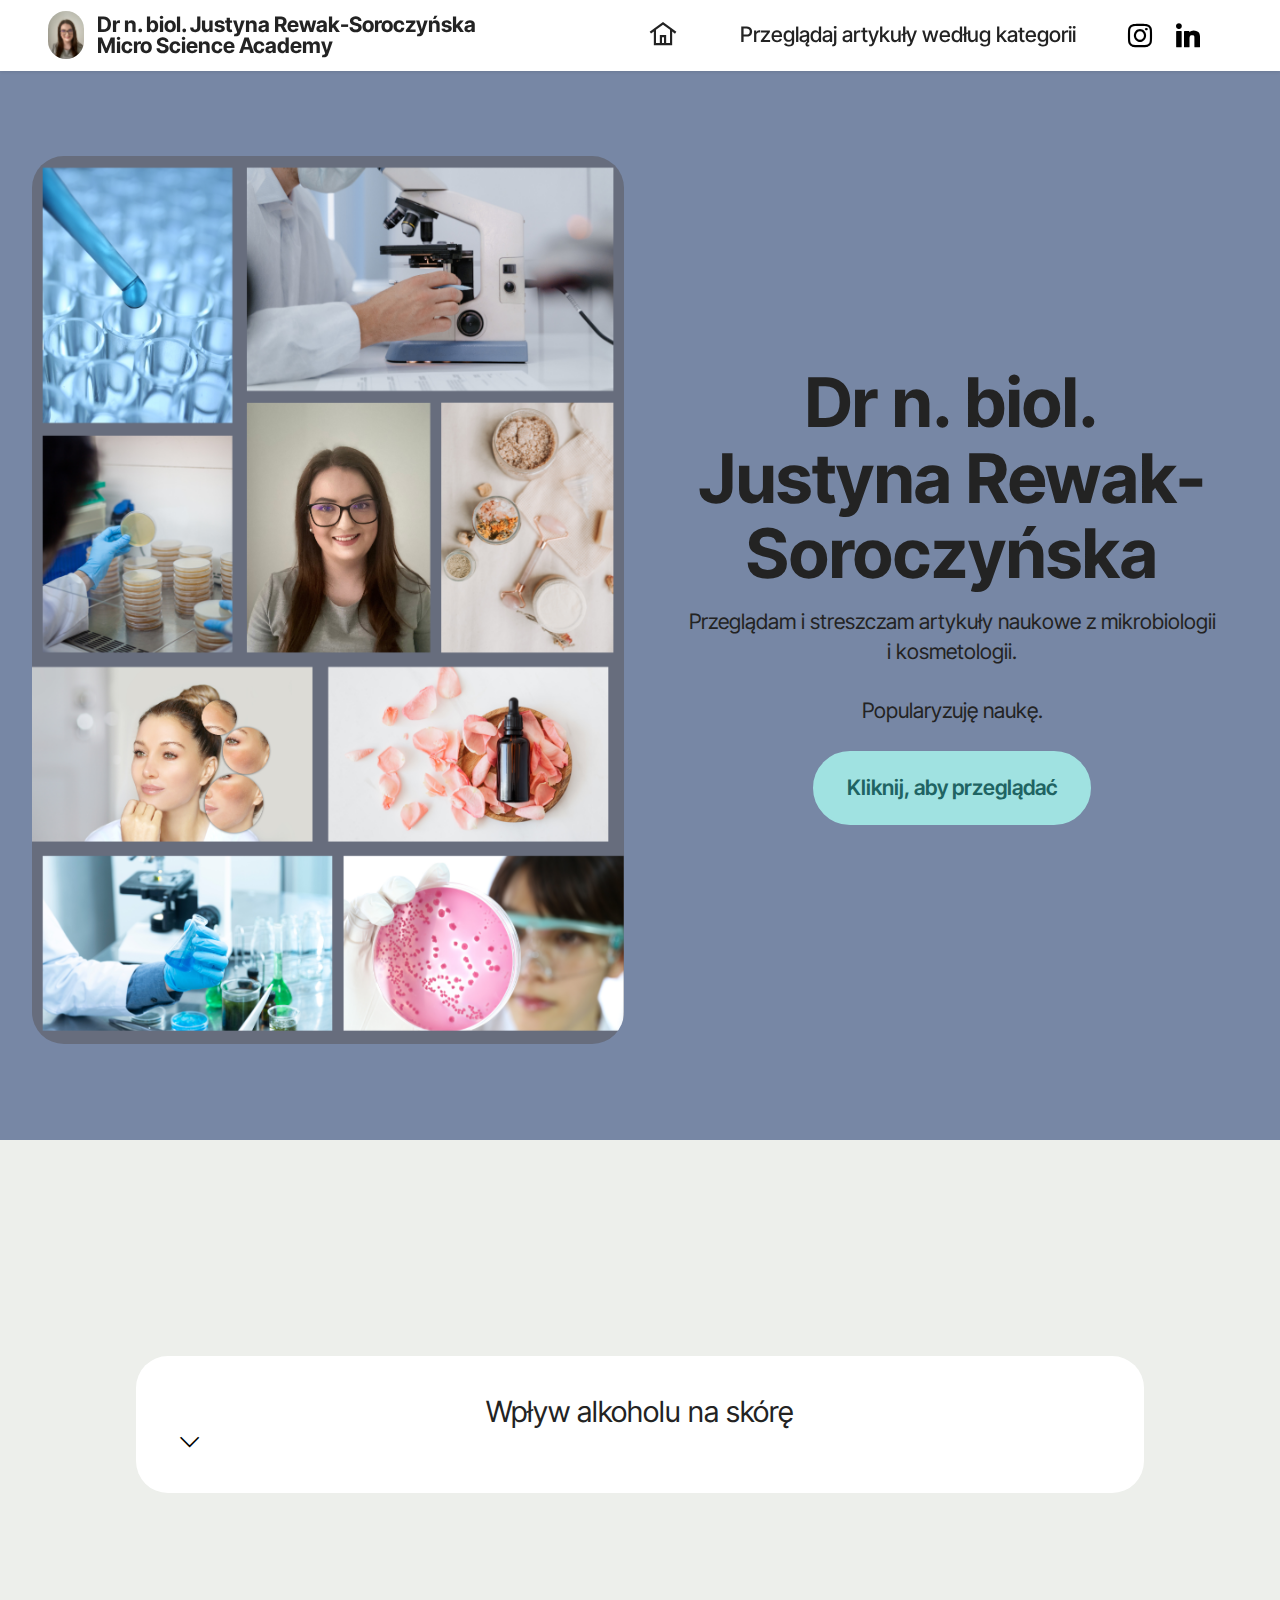
<file: Strona/index.html>
<!DOCTYPE html>
<html  >
<head>
  <!-- Site made with Mobirise Website Builder v5.9.11, https://mobirise.com -->
  <meta charset="UTF-8">
  <meta http-equiv="X-UA-Compatible" content="IE=edge">
  <meta name="generator" content="Mobirise v5.9.11, mobirise.com">
  <meta name="viewport" content="width=device-width, initial-scale=1, minimum-scale=1">
  <link rel="shortcut icon" href="assets/images/img-1378.jpeg" type="image/x-icon">
  <meta name="description" content="Dr n. biol. Justyna Rewak-Soroczyńska |
Przeglądam i streszczam najnowsze artykuły naukowe z mikrobiologii oraz kosmetologii.| Popularyzuję naukę. | Edukuję.">
  
  
  <title>Micro Science Academy</title>
  <link rel="stylesheet" href="assets/web/assets/mobirise-icons2/mobirise2.css">
  <link rel="stylesheet" href="assets/bootstrap/css/bootstrap.min.css">
  <link rel="stylesheet" href="assets/bootstrap/css/bootstrap-grid.min.css">
  <link rel="stylesheet" href="assets/bootstrap/css/bootstrap-reboot.min.css">
  <link rel="stylesheet" href="assets/web/assets/gdpr-plugin/gdpr-styles.css">
  <link rel="stylesheet" href="assets/animatecss/animate.css">
  <link rel="stylesheet" href="assets/socicon/css/styles.css">
  <link rel="stylesheet" href="assets/dropdown/css/style.css">
  <link rel="stylesheet" href="assets/theme/css/style.css">
  <link rel="preload" href="https://fonts.googleapis.com/css2?family=Inter+Tight:wght@400;700&display=swap&display=swap" as="style" onload="this.onload=null;this.rel='stylesheet'">
  <noscript><link rel="stylesheet" href="https://fonts.googleapis.com/css2?family=Inter+Tight:wght@400;700&display=swap&display=swap"></noscript>
  <link rel="preload" as="style" href="assets/mobirise/css/mbr-additional.css"><link rel="stylesheet" href="assets/mobirise/css/mbr-additional.css" type="text/css">

  
  
  
</head>
<body>
  
  <section data-bs-version="5.1" class="menu menu3 cid-tZPGJJ1TQt" once="menu" id="menu3-f">
    
    <nav class="navbar navbar-dropdown navbar-fixed-top navbar-expand-lg">
        <div class="container">
            <div class="navbar-brand">
                <span class="navbar-logo">
                    <a href="index.html">
                        <img src="assets/images/img-1378.jpeg" alt="Justyna" style="height: 3rem;">
                    </a>
                </span>
                <span class="navbar-caption-wrap"><a class="navbar-caption text-black text-primary display-7" href="index.html">Dr n. biol. Justyna Rewak-Soroczyńska<br>Micro Science Academy</a></span>
            </div>
            <button class="navbar-toggler" type="button" data-toggle="collapse" data-bs-toggle="collapse" data-target="#navbarSupportedContent" data-bs-target="#navbarSupportedContent" aria-controls="navbarNavAltMarkup" aria-expanded="false" aria-label="Toggle navigation">
                <div class="hamburger">
                    <span></span>
                    <span></span>
                    <span></span>
                    <span></span>
                </div>
            </button>
            <div class="collapse navbar-collapse" id="navbarSupportedContent">
                <ul class="navbar-nav nav-dropdown nav-right" data-app-modern-menu="true"><li class="nav-item"><a class="nav-link link text-black text-primary display-4" href="index.html"><span class="mobi-mbri mobi-mbri-home mbr-iconfont mbr-iconfont-btn"></span></a></li>
                    <li class="nav-item"><a class="nav-link link text-black text-primary display-4" href="index.html#list01-2">Przeglądaj artykuły według kategorii</a></li></ul>
                <div class="icons-menu">
                    <a class="iconfont-wrapper" href="https://www.instagram.com/micro_science_academy/" target="_blank">
                        <span class="p-2 mbr-iconfont socicon-instagram socicon"></span>
                    </a>
                    <a class="iconfont-wrapper" href="https://www.linkedin.com/in/justyna-rewak-soroczy%C5%84ska-phd-0a474157/" target="_blank">
                        <span class="p-2 mbr-iconfont socicon-linkedin socicon"></span>
                    </a>
                    
                    
                </div>
                
            </div>
        </div>
    </nav>
</section>

<section data-bs-version="5.1" class="header11 cid-tZPySbUaeX" id="header11-8">

    

    
    

    <div class="container">
        <div class="row justify-content-center">
            <div class="col-12 col-md-6 image-wrapper">
                <img class="w-100" src="assets/images/to-na-strone.png" alt="Mobirise Website Builder">
            </div>
            <div class="col-12 col-md">
                <div class="text-wrapper text-center">
                    <h1 class="mbr-section-title mbr-fonts-style mb-3 display-1">
                        <strong>Dr n. biol. Justyna Rewak-Soroczyńska</strong></h1>
                    <p class="mbr-text mbr-fonts-style display-7">
                        Przeglądam i streszczam artykuły naukowe z mikrobiologii i kosmetologii.<br><br>Popularyzuję naukę.<br></p>
                    <div class="mbr-section-btn mt-3"><a class="btn btn-warning display-7" href="index.html#list01-2">Kliknij, aby przeglądać</a></div>
                </div>
            </div>
        </div>
    </div>
</section>

<section data-bs-version="5.1" class="list1 cid-tZPqAIfoBY" id="list01-2">	
    
	
	<div class="container">
		<div class="row justify-content-center">
			<div class="col-12 col-md-12 col-lg-10 m-auto">
				<div class="content">
					<div class="row justify-content-center mb-5">
						<div class="col-12 content-head">
							<div class="mbr-section-head">
								<h4 class="mbr-section-title mbr-fonts-style align-center mb-0 display-2">
									<strong>Przeglądaj artykuły według tematu</strong><strong><br></strong></h4>
								
							</div>
						</div>
					</div>
					<div id="bootstrap-accordion_2" class="panel-group accordionStyles accordion" role="tablist" aria-multiselectable="true">
						<div class="card">
							<div class="card-header" role="tab" id="headingOne">
								<a role="button" class="panel-title collapsed" data-toggle="collapse" data-bs-toggle="collapse" data-core="" href="#collapse1_2" aria-expanded="false" aria-controls="collapse1">
									</a><h6 class="panel-title-edit mbr-semibold mbr-fonts-style mb-0 display-5"><a role="button" class="panel-title collapsed" data-toggle="collapse" data-bs-toggle="collapse" data-core="" href="#collapse1_2" aria-expanded="false" aria-controls="collapse1">
										</a><a href="wplyw_alkoholu_na_skore.html#image1-i" class="text-black text-primary" target="_blank">Wpływ alkoholu na skórę</a><br></h6>
									<span class="sign mbr-iconfont mobi-mbri-arrow-down"></span>
								
							</div>
							<div id="collapse1_2" class="panel-collapse noScroll collapse" role="tabpanel" aria-labelledby="headingOne" data-parent="#accordion" data-bs-parent="#bootstrap-accordion_2">
								<div class="panel-body">
									<p class="mbr-fonts-style panel-text display-7"><strong></strong></p>
								</div>
							</div>
						</div>
						
						
						
						
						
					</div>
				</div>
			</div>
		</div>
	</div>
</section>

<section data-bs-version="5.1" class="social4 cid-tZPqZVIYyE" id="social04-3">
    
    
    

    <div class="container">
        <div class="media-container-row">
            <div class="col-12">
                <h3 class="mbr-section-title align-center mb-5 mbr-fonts-style display-2"><strong>Chcesz wiedzieć więcej? Zaobserwuj mnie!</strong></h3>
                <div class="social-list align-center">
                    
                    
                    <a class="iconfont-wrapper bg-instagram m-2" href="https://www.instagram.com/micro_science_academy/" target="_blank">
                        <span class="socicon-instagram socicon"></span>
                    </a>
                    
                    
                    <a class="iconfont-wrapper bg-linkedin m-2" href="https://www.linkedin.com/in/justyna-rewak-soroczy%C5%84ska-phd-0a474157/" target="_blank">
                        <span class="socicon-linkedin socicon"></span>
                    </a>
                    
                    
                    
                    
                    
                </div>
            </div>
        </div>
    </div>
</section><section class="display-7" style="padding: 0;align-items: center;justify-content: center;flex-wrap: wrap;    align-content: center;display: flex;position: relative;height: 4rem;"><a href="https://mobiri.se/3126859" style="flex: 1 1;height: 4rem;position: absolute;width: 100%;z-index: 1;"><img alt="" style="height: 4rem;" src="[data-uri]"></a><p style="margin: 0;text-align: center;" class="display-7">&#8204;</p><a style="z-index:1" href="https://mobirise.com/builder/ai-website-builder.html">AI Website Creator</a></section><script src="assets/bootstrap/js/bootstrap.bundle.min.js"></script>  <script src="assets/smoothscroll/smooth-scroll.js"></script>  <script src="assets/ytplayer/index.js"></script>  <script src="assets/mbr-switch-arrow/mbr-switch-arrow.js"></script>  <script src="assets/dropdown/js/navbar-dropdown.js"></script>  <script src="assets/theme/js/script.js"></script>  
  
  
 <div id="scrollToTop" class="scrollToTop mbr-arrow-up"><a style="text-align: center;"><i class="mbr-arrow-up-icon mbr-arrow-up-icon-cm cm-icon cm-icon-smallarrow-up"></i></a></div>
    <input name="animation" type="hidden">
  </body>
</html>
</file>
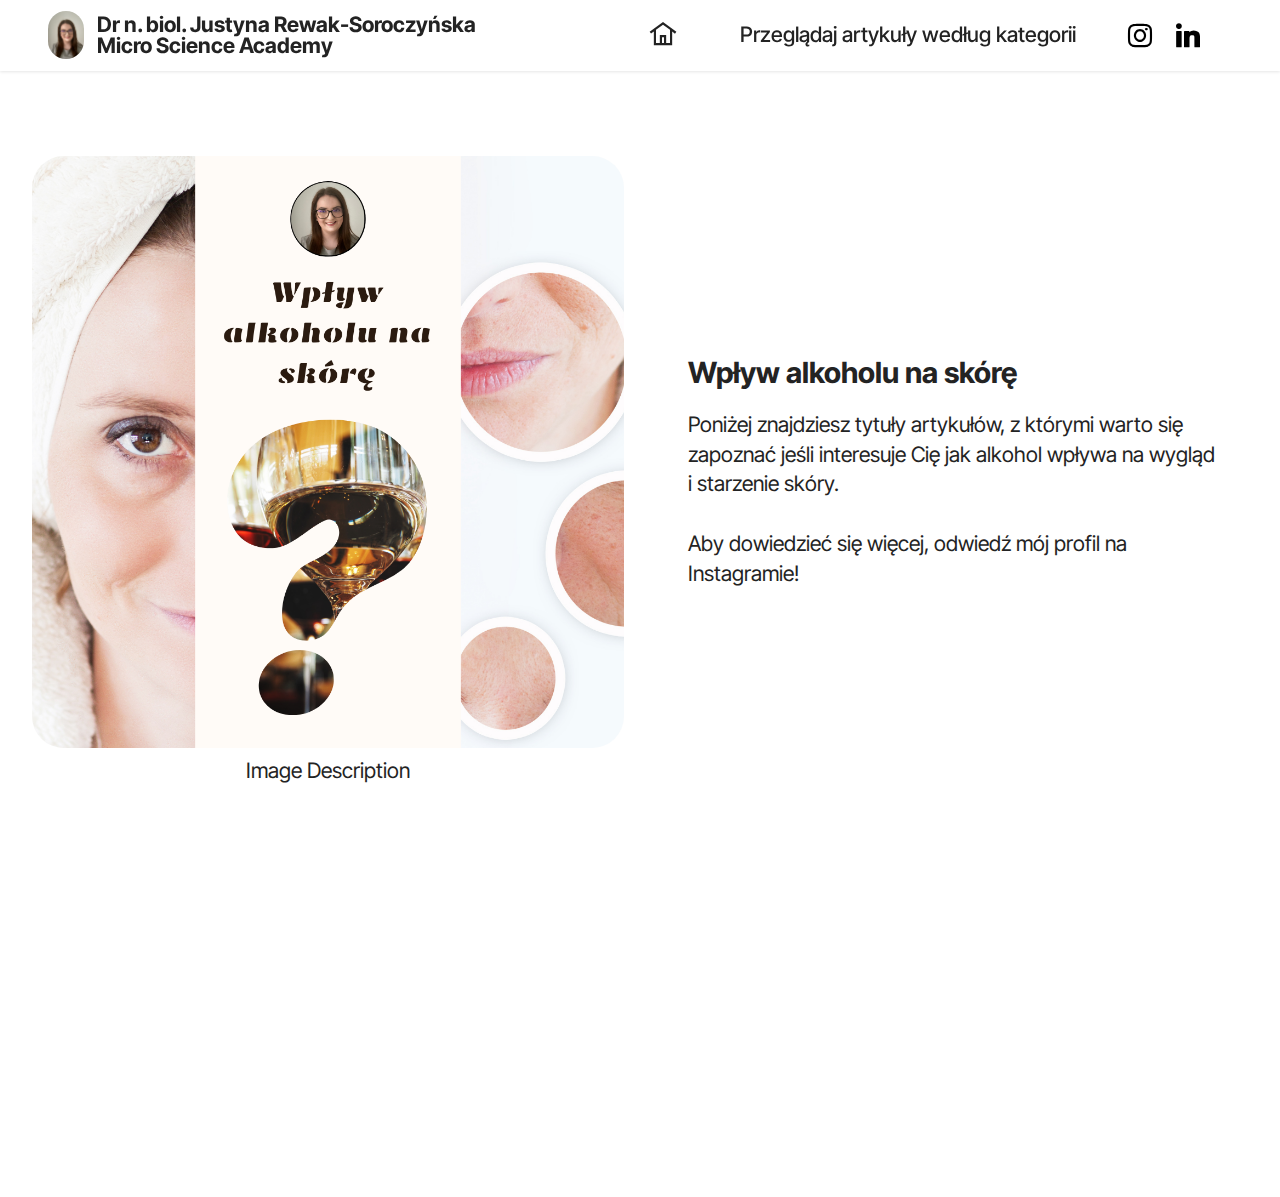
<file: Strona/wplyw_alkoholu_na_skore.html>
<!DOCTYPE html>
<html  >
<head>
  <!-- Site made with Mobirise Website Builder v5.9.11, https://mobirise.com -->
  <meta charset="UTF-8">
  <meta http-equiv="X-UA-Compatible" content="IE=edge">
  <meta name="generator" content="Mobirise v5.9.11, mobirise.com">
  <meta name="viewport" content="width=device-width, initial-scale=1, minimum-scale=1">
  <link rel="shortcut icon" href="assets/images/img-1378.jpeg" type="image/x-icon">
  <meta name="description" content="Zapoznaj się z artykułami naukowymi na temat wpływu alkoholu na skórę.">
  
  
  <title>Wpływ alkoholu na skórę</title>
  <link rel="stylesheet" href="assets/web/assets/mobirise-icons2/mobirise2.css">
  <link rel="stylesheet" href="assets/bootstrap/css/bootstrap.min.css">
  <link rel="stylesheet" href="assets/bootstrap/css/bootstrap-grid.min.css">
  <link rel="stylesheet" href="assets/bootstrap/css/bootstrap-reboot.min.css">
  <link rel="stylesheet" href="assets/web/assets/gdpr-plugin/gdpr-styles.css">
  <link rel="stylesheet" href="assets/animatecss/animate.css">
  <link rel="stylesheet" href="assets/dropdown/css/style.css">
  <link rel="stylesheet" href="assets/socicon/css/styles.css">
  <link rel="stylesheet" href="assets/theme/css/style.css">
  <link rel="preload" href="https://fonts.googleapis.com/css2?family=Inter+Tight:wght@400;700&display=swap&display=swap" as="style" onload="this.onload=null;this.rel='stylesheet'">
  <noscript><link rel="stylesheet" href="https://fonts.googleapis.com/css2?family=Inter+Tight:wght@400;700&display=swap&display=swap"></noscript>
  <link rel="preload" as="style" href="assets/mobirise/css/mbr-additional.css"><link rel="stylesheet" href="assets/mobirise/css/mbr-additional.css" type="text/css">

  
  
  
</head>
<body>
  
  <section data-bs-version="5.1" class="menu menu3 cid-tZPGJJ1TQt" once="menu" id="menu3-f">
    
    <nav class="navbar navbar-dropdown navbar-fixed-top navbar-expand-lg">
        <div class="container">
            <div class="navbar-brand">
                <span class="navbar-logo">
                    <a href="index.html">
                        <img src="assets/images/img-1378.jpeg" alt="Justyna" style="height: 3rem;">
                    </a>
                </span>
                <span class="navbar-caption-wrap"><a class="navbar-caption text-black text-primary display-7" href="index.html">Dr n. biol. Justyna Rewak-Soroczyńska<br>Micro Science Academy</a></span>
            </div>
            <button class="navbar-toggler" type="button" data-toggle="collapse" data-bs-toggle="collapse" data-target="#navbarSupportedContent" data-bs-target="#navbarSupportedContent" aria-controls="navbarNavAltMarkup" aria-expanded="false" aria-label="Toggle navigation">
                <div class="hamburger">
                    <span></span>
                    <span></span>
                    <span></span>
                    <span></span>
                </div>
            </button>
            <div class="collapse navbar-collapse" id="navbarSupportedContent">
                <ul class="navbar-nav nav-dropdown nav-right" data-app-modern-menu="true"><li class="nav-item"><a class="nav-link link text-black text-primary display-4" href="index.html"><span class="mobi-mbri mobi-mbri-home mbr-iconfont mbr-iconfont-btn"></span></a></li>
                    <li class="nav-item"><a class="nav-link link text-black text-primary display-4" href="index.html#list01-2">Przeglądaj artykuły według kategorii</a></li></ul>
                <div class="icons-menu">
                    <a class="iconfont-wrapper" href="https://www.instagram.com/micro_science_academy/" target="_blank">
                        <span class="p-2 mbr-iconfont socicon-instagram socicon"></span>
                    </a>
                    <a class="iconfont-wrapper" href="https://www.linkedin.com/in/justyna-rewak-soroczy%C5%84ska-phd-0a474157/" target="_blank">
                        <span class="p-2 mbr-iconfont socicon-linkedin socicon"></span>
                    </a>
                    
                    
                </div>
                
            </div>
        </div>
    </nav>
</section>

<section data-bs-version="5.1" class="image1 cid-tZPOvVccY0" id="image1-i">
    

    
    

    <div class="container">
        <div class="row align-items-center">
            <div class="col-12 col-lg-6">
                <div class="image-wrapper">
                    <img src="assets/images/wpyw-alkoholu-na-skr.png" alt="Wpływ alkoholu na skórę">
                    <p class="mbr-description mbr-fonts-style pt-2 align-center display-4">
                    Image Description</p>
                </div>
            </div>
            <div class="col-12 col-lg">
                <div class="text-wrapper">
                    <h3 class="mbr-section-title mbr-fonts-style mb-3 display-5">
                        <strong>Wpływ alkoholu na skórę</strong></h3>
                    <p class="mbr-text mbr-fonts-style display-7">
                        Poniżej znajdziesz tytuły artykułów, z którymi warto się zapoznać jeśli interesuje Cię jak alkohol wpływa na wygląd i starzenie skóry.<br><br>Aby dowiedzieć się więcej, odwiedź mój profil na Instagramie!&nbsp;</p>
                </div>
            </div>
        </div>
    </div>
</section>

<section data-bs-version="5.1" class="content9 cid-tZPFKT1TrB" id="content9-d">
    

    <div class="container">
        <div class="row justify-content-center">
            <div class="counter-container col-md-12 col-lg-10">
                
                <div class="mbr-text mbr-fonts-style display-7">
                    <ol>
                        <li><strong><a href="https://www.ncbi.nlm.nih.gov/pmc/articles/PMC6715121/" class="text-black" target="_blank">1. Impact of Smoking and Alcohol Use on Facial Aging in Women: Results of a Large Multinational, Multiracial, Cross-sectional Survey</a></strong></li>
                    </ol>
                </div>
            </div>
        </div>
    </div>
</section><section class="display-7" style="padding: 0;align-items: center;justify-content: center;flex-wrap: wrap;    align-content: center;display: flex;position: relative;height: 4rem;"><a href="https://mobiri.se/3126859" style="flex: 1 1;height: 4rem;position: absolute;width: 100%;z-index: 1;"><img alt="" style="height: 4rem;" src="[data-uri]"></a><p style="margin: 0;text-align: center;" class="display-7">&#8204;</p><a style="z-index:1" href="https://mobirise.com/html-builder.html">HTML Generator</a></section><script src="assets/bootstrap/js/bootstrap.bundle.min.js"></script>  <script src="assets/smoothscroll/smooth-scroll.js"></script>  <script src="assets/ytplayer/index.js"></script>  <script src="assets/dropdown/js/navbar-dropdown.js"></script>  <script src="assets/theme/js/script.js"></script>  
  
  
 <div id="scrollToTop" class="scrollToTop mbr-arrow-up"><a style="text-align: center;"><i class="mbr-arrow-up-icon mbr-arrow-up-icon-cm cm-icon cm-icon-smallarrow-up"></i></a></div>
    <input name="animation" type="hidden">
  </body>
</html>
</file>
<file: Strona/assets/web/assets/mobirise-icons2/mobirise2.css>
@font-face {
  font-family: 'Moririse2';
  font-display: swap;
  src:  url('mobirise2.eot?f2bix4');
  src:  url('mobirise2.eot?f2bix4#iefix') format('embedded-opentype'),
    url('mobirise2.ttf?f2bix4') format('truetype'),
    url('mobirise2.woff?f2bix4') format('woff'),
    url('mobirise2.svg?f2bix4#mobirise2') format('svg');
  font-weight: normal;
  font-style: normal;
}

[class^="mobi-"], [class*=" mobi-"] {
  /* use !important to prevent issues with browser extensions that change fonts */
  font-family: 'Moririse2' !important;
  speak: none;
  font-style: normal;
  font-weight: normal;
  font-variant: normal;
  text-transform: none;
  line-height: 1;

  /* Better Font Rendering =========== */
  -webkit-font-smoothing: antialiased;
  -moz-osx-font-smoothing: grayscale;
}

.mobi-mbri-add-submenu:before {
  content: "\e900";
}
.mobi-mbri-alert:before {
  content: "\e901";
}
.mobi-mbri-align-center:before {
  content: "\e902";
}
.mobi-mbri-align-justify:before {
  content: "\e903";
}
.mobi-mbri-align-left:before {
  content: "\e904";
}
.mobi-mbri-align-right:before {
  content: "\e905";
}
.mobi-mbri-android:before {
  content: "\e906";
}
.mobi-mbri-apple:before {
  content: "\e907";
}
.mobi-mbri-arrow-down:before {
  content: "\e908";
}
.mobi-mbri-arrow-next:before {
  content: "\e909";
}
.mobi-mbri-arrow-prev:before {
  content: "\e90a";
}
.mobi-mbri-arrow-up:before {
  content: "\e90b";
}
.mobi-mbri-bold:before {
  content: "\e90c";
}
.mobi-mbri-bookmark:before {
  content: "\e90d";
}
.mobi-mbri-bootstrap:before {
  content: "\e90e";
}
.mobi-mbri-briefcase:before {
  content: "\e90f";
}
.mobi-mbri-browse:before {
  content: "\e910";
}
.mobi-mbri-bulleted-list:before {
  content: "\e911";
}
.mobi-mbri-calendar:before {
  content: "\e912";
}
.mobi-mbri-camera:before {
  content: "\e913";
}
.mobi-mbri-cart-add:before {
  content: "\e914";
}
.mobi-mbri-cart-full:before {
  content: "\e915";
}
.mobi-mbri-cash:before {
  content: "\e916";
}
.mobi-mbri-change-style:before {
  content: "\e917";
}
.mobi-mbri-chat:before {
  content: "\e918";
}
.mobi-mbri-clock:before {
  content: "\e919";
}
.mobi-mbri-close:before {
  content: "\e91a";
}
.mobi-mbri-cloud:before {
  content: "\e91b";
}
.mobi-mbri-code:before {
  content: "\e91c";
}
.mobi-mbri-contact-form:before {
  content: "\e91d";
}
.mobi-mbri-credit-card:before {
  content: "\e91e";
}
.mobi-mbri-cursor-click:before {
  content: "\e91f";
}
.mobi-mbri-cust-feedback:before {
  content: "\e920";
}
.mobi-mbri-database:before {
  content: "\e921";
}
.mobi-mbri-delivery:before {
  content: "\e922";
}
.mobi-mbri-desktop:before {
  content: "\e923";
}
.mobi-mbri-devices:before {
  content: "\e924";
}
.mobi-mbri-down:before {
  content: "\e925";
}
.mobi-mbri-download-2:before {
  content: "\e926";
}
.mobi-mbri-download:before {
  content: "\e927";
}
.mobi-mbri-drag-n-drop-2:before {
  content: "\e928";
}
.mobi-mbri-drag-n-drop:before {
  content: "\e929";
}
.mobi-mbri-edit-2:before {
  content: "\e92a";
}
.mobi-mbri-edit:before {
  content: "\e92b";
}
.mobi-mbri-error:before {
  content: "\e92c";
}
.mobi-mbri-extension:before {
  content: "\e92d";
}
.mobi-mbri-features:before {
  content: "\e92e";
}
.mobi-mbri-file:before {
  content: "\e92f";
}
.mobi-mbri-flag:before {
  content: "\e930";
}
.mobi-mbri-folder:before {
  content: "\e931";
}
.mobi-mbri-gift:before {
  content: "\e932";
}
.mobi-mbri-github:before {
  content: "\e933";
}
.mobi-mbri-globe-2:before {
  content: "\e934";
}
.mobi-mbri-globe:before {
  content: "\e935";
}
.mobi-mbri-growing-chart:before {
  content: "\e936";
}
.mobi-mbri-hearth:before {
  content: "\e937";
}
.mobi-mbri-help:before {
  content: "\e938";
}
.mobi-mbri-home:before {
  content: "\e939";
}
.mobi-mbri-hot-cup:before {
  content: "\e93a";
}
.mobi-mbri-idea:before {
  content: "\e93b";
}
.mobi-mbri-image-gallery:before {
  content: "\e93c";
}
.mobi-mbri-image-slider:before {
  content: "\e93d";
}
.mobi-mbri-info:before {
  content: "\e93e";
}
.mobi-mbri-italic:before {
  content: "\e93f";
}
.mobi-mbri-key:before {
  content: "\e940";
}
.mobi-mbri-laptop:before {
  content: "\e941";
}
.mobi-mbri-layers:before {
  content: "\e942";
}
.mobi-mbri-left-right:before {
  content: "\e943";
}
.mobi-mbri-left:before {
  content: "\e944";
}
.mobi-mbri-letter:before {
  content: "\e945";
}
.mobi-mbri-like:before {
  content: "\e946";
}
.mobi-mbri-link:before {
  content: "\e947";
}
.mobi-mbri-lock:before {
  content: "\e948";
}
.mobi-mbri-login:before {
  content: "\e949";
}
.mobi-mbri-logout:before {
  content: "\e94a";
}
.mobi-mbri-magic-stick:before {
  content: "\e94b";
}
.mobi-mbri-map-pin:before {
  content: "\e94c";
}
.mobi-mbri-menu:before {
  content: "\e94d";
}
.mobi-mbri-mobile-2:before {
  content: "\e94e";
}
.mobi-mbri-mobile-horizontal:before {
  content: "\e94f";
}
.mobi-mbri-mobile:before {
  content: "\e950";
}
.mobi-mbri-mobirise:before {
  content: "\e951";
}
.mobi-mbri-more-horizontal:before {
  content: "\e952";
}
.mobi-mbri-more-vertical:before {
  content: "\e953";
}
.mobi-mbri-music:before {
  content: "\e954";
}
.mobi-mbri-new-file:before {
  content: "\e955";
}
.mobi-mbri-numbered-list:before {
  content: "\e956";
}
.mobi-mbri-opened-folder:before {
  content: "\e957";
}
.mobi-mbri-pages:before {
  content: "\e958";
}
.mobi-mbri-paper-plane:before {
  content: "\e959";
}
.mobi-mbri-paperclip:before {
  content: "\e95a";
}
.mobi-mbri-phone:before {
  content: "\e95b";
}
.mobi-mbri-photo:before {
  content: "\e95c";
}
.mobi-mbri-photos:before {
  content: "\e95d";
}
.mobi-mbri-pin:before {
  content: "\e95e";
}
.mobi-mbri-play:before {
  content: "\e95f";
}
.mobi-mbri-plus:before {
  content: "\e960";
}
.mobi-mbri-preview:before {
  content: "\e961";
}
.mobi-mbri-print:before {
  content: "\e962";
}
.mobi-mbri-protect:before {
  content: "\e963";
}
.mobi-mbri-question:before {
  content: "\e964";
}
.mobi-mbri-quote-left:before {
  content: "\e965";
}
.mobi-mbri-quote-right:before {
  content: "\e966";
}
.mobi-mbri-redo:before {
  content: "\e967";
}
.mobi-mbri-refresh:before {
  content: "\e968";
}
.mobi-mbri-responsive-2:before {
  content: "\e969";
}
.mobi-mbri-responsive:before {
  content: "\e96a";
}
.mobi-mbri-right:before {
  content: "\e96b";
}
.mobi-mbri-rocket:before {
  content: "\e96c";
}
.mobi-mbri-sad-face:before {
  content: "\e96d";
}
.mobi-mbri-sale:before {
  content: "\e96e";
}
.mobi-mbri-save:before {
  content: "\e96f";
}
.mobi-mbri-search:before {
  content: "\e970";
}
.mobi-mbri-setting-2:before {
  content: "\e971";
}
.mobi-mbri-setting-3:before {
  content: "\e972";
}
.mobi-mbri-setting:before {
  content: "\e973";
}
.mobi-mbri-share:before {
  content: "\e974";
}
.mobi-mbri-shopping-bag:before {
  content: "\e975";
}
.mobi-mbri-shopping-basket:before {
  content: "\e976";
}
.mobi-mbri-shopping-cart:before {
  content: "\e977";
}
.mobi-mbri-sites:before {
  content: "\e978";
}
.mobi-mbri-smile-face:before {
  content: "\e979";
}
.mobi-mbri-speed:before {
  content: "\e97a";
}
.mobi-mbri-star:before {
  content: "\e97b";
}
.mobi-mbri-success:before {
  content: "\e97c";
}
.mobi-mbri-sun:before {
  content: "\e97d";
}
.mobi-mbri-sun2:before {
  content: "\e97e";
}
.mobi-mbri-tablet-vertical:before {
  content: "\e97f";
}
.mobi-mbri-tablet:before {
  content: "\e980";
}
.mobi-mbri-target:before {
  content: "\e981";
}
.mobi-mbri-timer:before {
  content: "\e982";
}
.mobi-mbri-to-ftp:before {
  content: "\e983";
}
.mobi-mbri-to-local-drive:before {
  content: "\e984";
}
.mobi-mbri-touch-swipe:before {
  content: "\e985";
}
.mobi-mbri-touch:before {
  content: "\e986";
}
.mobi-mbri-trash:before {
  content: "\e987";
}
.mobi-mbri-underline:before {
  content: "\e988";
}
.mobi-mbri-undo:before {
  content: "\e989";
}
.mobi-mbri-unlink:before {
  content: "\e98a";
}
.mobi-mbri-unlock:before {
  content: "\e98b";
}
.mobi-mbri-up-down:before {
  content: "\e98c";
}
.mobi-mbri-up:before {
  content: "\e98d";
}
.mobi-mbri-update:before {
  content: "\e98e";
}
.mobi-mbri-upload-2:before {
  content: "\e98f";
}
.mobi-mbri-upload:before {
  content: "\e990";
}
.mobi-mbri-user-2:before {
  content: "\e991";
}
.mobi-mbri-user:before {
  content: "\e992";
}
.mobi-mbri-users:before {
  content: "\e993";
}
.mobi-mbri-video-play:before {
  content: "\e994";
}
.mobi-mbri-video:before {
  content: "\e995";
}
.mobi-mbri-watch:before {
  content: "\e996";
}
.mobi-mbri-website-theme-2:before {
  content: "\e997";
}
.mobi-mbri-website-theme:before {
  content: "\e998";
}
.mobi-mbri-wifi:before {
  content: "\e999";
}
.mobi-mbri-windows:before {
  content: "\e99a";
}
.mobi-mbri-zoom-in:before {
  content: "\e99b";
}
.mobi-mbri-zoom-out:before {
  content: "\e99c";
}
</file>
<file: Strona/assets/web/assets/gdpr-plugin/gdpr-styles.css>
.gdpr-block {
    padding: 10px;
    font-size: 14px;
    display: block;
    width: 100%;
    text-align: center;
}
.gdpr-block.covert {
	display: none;
}
.textGDPR {
    position: relative;
}
.gdpr-block label span.textGDPR input[name='gdpr']{
    width: 15px;
    height: 15px;
    margin: 0;
    position: absolute;
    top: 3px;
    left: -20px;
}
.gdpr-block label {
    color: #a7a7a7;
    vertical-align: middle;
    user-select: none;
    margin-bottom: 0;
}
</file>
<file: Strona/assets/socicon/css/styles.css>
@charset "UTF-8";

@font-face {
  font-family: 'Socicon';
  src:  url('../fonts/socicon.eot');
  src:  url('../fonts/socicon.eot?#iefix') format('embedded-opentype'),
    url('../fonts/socicon.woff2') format('woff2'),
    url('../fonts/socicon.ttf') format('truetype'),
    url('../fonts/socicon.woff') format('woff'),
    url('../fonts/socicon.svg#socicon') format('svg');
  font-weight: normal;
  font-style: normal;
  font-display: swap;
}

[data-icon]:before {
  font-family: "socicon" !important;
  content: attr(data-icon);
  font-style: normal !important;
  font-weight: normal !important;
  font-variant: normal !important;
  text-transform: none !important;
  speak: none;
  line-height: 1;
  -webkit-font-smoothing: antialiased;
  -moz-osx-font-smoothing: grayscale;
}

[class^="socicon-"], [class*=" socicon-"] {
  /* use !important to prevent issues with browser extensions that change fonts */
  font-family: 'Socicon' !important;
  speak: none;
  font-style: normal;
  font-weight: normal;
  font-variant: normal;
  text-transform: none;
  line-height: 1;

  /* Better Font Rendering =========== */
  -webkit-font-smoothing: antialiased;
  -moz-osx-font-smoothing: grayscale;
}

.socicon-eitaa:before {
  content: "\e97c";
}
.socicon-soroush:before {
  content: "\e97d";
}
.socicon-bale:before {
  content: "\e97e";
}
.socicon-zazzle:before {
  content: "\e97b";
}
.socicon-society6:before {
  content: "\e97a";
}
.socicon-redbubble:before {
  content: "\e979";
}
.socicon-avvo:before {
  content: "\e978";
}
.socicon-stitcher:before {
  content: "\e977";
}
.socicon-googlehangouts:before {
  content: "\e974";
}
.socicon-dlive:before {
  content: "\e975";
}
.socicon-vsco:before {
  content: "\e976";
}
.socicon-flipboard:before {
  content: "\e973";
}
.socicon-ubuntu:before {
  content: "\e958";
}
.socicon-artstation:before {
  content: "\e959";
}
.socicon-invision:before {
  content: "\e95a";
}
.socicon-torial:before {
  content: "\e95b";
}
.socicon-collectorz:before {
  content: "\e95c";
}
.socicon-seenthis:before {
  content: "\e95d";
}
.socicon-googleplaymusic:before {
  content: "\e95e";
}
.socicon-debian:before {
  content: "\e95f";
}
.socicon-filmfreeway:before {
  content: "\e960";
}
.socicon-gnome:before {
  content: "\e961";
}
.socicon-itchio:before {
  content: "\e962";
}
.socicon-jamendo:before {
  content: "\e963";
}
.socicon-mix:before {
  content: "\e964";
}
.socicon-sharepoint:before {
  content: "\e965";
}
.socicon-tinder:before {
  content: "\e966";
}
.socicon-windguru:before {
  content: "\e967";
}
.socicon-cdbaby:before {
  content: "\e968";
}
.socicon-elementaryos:before {
  content: "\e969";
}
.socicon-stage32:before {
  content: "\e96a";
}
.socicon-tiktok:before {
  content: "\e96b";
}
.socicon-gitter:before {
  content: "\e96c";
}
.socicon-letterboxd:before {
  content: "\e96d";
}
.socicon-threema:before {
  content: "\e96e";
}
.socicon-splice:before {
  content: "\e96f";
}
.socicon-metapop:before {
  content: "\e970";
}
.socicon-naver:before {
  content: "\e971";
}
.socicon-remote:before {
  content: "\e972";
}
.socicon-internet:before {
  content: "\e957";
}
.socicon-moddb:before {
  content: "\e94b";
}
.socicon-indiedb:before {
  content: "\e94c";
}
.socicon-traxsource:before {
  content: "\e94d";
}
.socicon-gamefor:before {
  content: "\e94e";
}
.socicon-pixiv:before {
  content: "\e94f";
}
.socicon-myanimelist:before {
  content: "\e950";
}
.socicon-blackberry:before {
  content: "\e951";
}
.socicon-wickr:before {
  content: "\e952";
}
.socicon-spip:before {
  content: "\e953";
}
.socicon-napster:before {
  content: "\e954";
}
.socicon-beatport:before {
  content: "\e955";
}
.socicon-hackerone:before {
  content: "\e956";
}
.socicon-hackernews:before {
  content: "\e946";
}
.socicon-smashwords:before {
  content: "\e947";
}
.socicon-kobo:before {
  content: "\e948";
}
.socicon-bookbub:before {
  content: "\e949";
}
.socicon-mailru:before {
  content: "\e94a";
}
.socicon-gitlab:before {
  content: "\e945";
}
.socicon-instructables:before {
  content: "\e944";
}
.socicon-portfolio:before {
  content: "\e943";
}
.socicon-codered:before {
  content: "\e940";
}
.socicon-origin:before {
  content: "\e941";
}
.socicon-nextdoor:before {
  content: "\e942";
}
.socicon-udemy:before {
  content: "\e93f";
}
.socicon-livemaster:before {
  content: "\e93e";
}
.socicon-crunchbase:before {
  content: "\e93b";
}
.socicon-homefy:before {
  content: "\e93c";
}
.socicon-calendly:before {
  content: "\e93d";
}
.socicon-realtor:before {
  content: "\e90f";
}
.socicon-tidal:before {
  content: "\e910";
}
.socicon-qobuz:before {
  content: "\e911";
}
.socicon-natgeo:before {
  content: "\e912";
}
.socicon-mastodon:before {
  content: "\e913";
}
.socicon-unsplash:before {
  content: "\e914";
}
.socicon-homeadvisor:before {
  content: "\e915";
}
.socicon-angieslist:before {
  content: "\e916";
}
.socicon-codepen:before {
  content: "\e917";
}
.socicon-slack:before {
  content: "\e918";
}
.socicon-openaigym:before {
  content: "\e919";
}
.socicon-logmein:before {
  content: "\e91a";
}
.socicon-fiverr:before {
  content: "\e91b";
}
.socicon-gotomeeting:before {
  content: "\e91c";
}
.socicon-aliexpress:before {
  content: "\e91d";
}
.socicon-guru:before {
  content: "\e91e";
}
.socicon-appstore:before {
  content: "\e91f";
}
.socicon-homes:before {
  content: "\e920";
}
.socicon-zoom:before {
  content: "\e921";
}
.socicon-alibaba:before {
  content: "\e922";
}
.socicon-craigslist:before {
  content: "\e923";
}
.socicon-wix:before {
  content: "\e924";
}
.socicon-redfin:before {
  content: "\e925";
}
.socicon-googlecalendar:before {
  content: "\e926";
}
.socicon-shopify:before {
  content: "\e927";
}
.socicon-freelancer:before {
  content: "\e928";
}
.socicon-seedrs:before {
  content: "\e929";
}
.socicon-bing:before {
  content: "\e92a";
}
.socicon-doodle:before {
  content: "\e92b";
}
.socicon-bonanza:before {
  content: "\e92c";
}
.socicon-squarespace:before {
  content: "\e92d";
}
.socicon-toptal:before {
  content: "\e92e";
}
.socicon-gust:before {
  content: "\e92f";
}
.socicon-ask:before {
  content: "\e930";
}
.socicon-trulia:before {
  content: "\e931";
}
.socicon-loomly:before {
  content: "\e932";
}
.socicon-ghost:before {
  content: "\e933";
}
.socicon-upwork:before {
  content: "\e934";
}
.socicon-fundable:before {
  content: "\e935";
}
.socicon-booking:before {
  content: "\e936";
}
.socicon-googlemaps:before {
  content: "\e937";
}
.socicon-zillow:before {
  content: "\e938";
}
.socicon-niconico:before {
  content: "\e939";
}
.socicon-toneden:before {
  content: "\e93a";
}
.socicon-augment:before {
  content: "\e908";
}
.socicon-bitbucket:before {
  content: "\e909";
}
.socicon-fyuse:before {
  content: "\e90a";
}
.socicon-yt-gaming:before {
  content: "\e90b";
}
.socicon-sketchfab:before {
  content: "\e90c";
}
.socicon-mobcrush:before {
  content: "\e90d";
}
.socicon-microsoft:before {
  content: "\e90e";
}
.socicon-pandora:before {
  content: "\e907";
}
.socicon-messenger:before {
  content: "\e906";
}
.socicon-gamewisp:before {
  content: "\e905";
}
.socicon-bloglovin:before {
  content: "\e904";
}
.socicon-tunein:before {
  content: "\e903";
}
.socicon-gamejolt:before {
  content: "\e901";
}
.socicon-trello:before {
  content: "\e902";
}
.socicon-spreadshirt:before {
  content: "\e900";
}
.socicon-500px:before {
  content: "\e000";
}
.socicon-8tracks:before {
  content: "\e001";
}
.socicon-airbnb:before {
  content: "\e002";
}
.socicon-alliance:before {
  content: "\e003";
}
.socicon-amazon:before {
  content: "\e004";
}
.socicon-amplement:before {
  content: "\e005";
}
.socicon-android:before {
  content: "\e006";
}
.socicon-angellist:before {
  content: "\e007";
}
.socicon-apple:before {
  content: "\e008";
}
.socicon-appnet:before {
  content: "\e009";
}
.socicon-baidu:before {
  content: "\e00a";
}
.socicon-bandcamp:before {
  content: "\e00b";
}
.socicon-battlenet:before {
  content: "\e00c";
}
.socicon-mixer:before {
  content: "\e00d";
}
.socicon-bebee:before {
  content: "\e00e";
}
.socicon-bebo:before {
  content: "\e00f";
}
.socicon-behance:before {
  content: "\e010";
}
.socicon-blizzard:before {
  content: "\e011";
}
.socicon-blogger:before {
  content: "\e012";
}
.socicon-buffer:before {
  content: "\e013";
}
.socicon-chrome:before {
  content: "\e014";
}
.socicon-coderwall:before {
  content: "\e015";
}
.socicon-curse:before {
  content: "\e016";
}
.socicon-dailymotion:before {
  content: "\e017";
}
.socicon-deezer:before {
  content: "\e018";
}
.socicon-delicious:before {
  content: "\e019";
}
.socicon-deviantart:before {
  content: "\e01a";
}
.socicon-diablo:before {
  content: "\e01b";
}
.socicon-digg:before {
  content: "\e01c";
}
.socicon-discord:before {
  content: "\e01d";
}
.socicon-disqus:before {
  content: "\e01e";
}
.socicon-douban:before {
  content: "\e01f";
}
.socicon-draugiem:before {
  content: "\e020";
}
.socicon-dribbble:before {
  content: "\e021";
}
.socicon-drupal:before {
  content: "\e022";
}
.socicon-ebay:before {
  content: "\e023";
}
.socicon-ello:before {
  content: "\e024";
}
.socicon-endomodo:before {
  content: "\e025";
}
.socicon-envato:before {
  content: "\e026";
}
.socicon-etsy:before {
  content: "\e027";
}
.socicon-facebook:before {
  content: "\e028";
}
.socicon-feedburner:before {
  content: "\e029";
}
.socicon-filmweb:before {
  content: "\e02a";
}
.socicon-firefox:before {
  content: "\e02b";
}
.socicon-flattr:before {
  content: "\e02c";
}
.socicon-flickr:before {
  content: "\e02d";
}
.socicon-formulr:before {
  content: "\e02e";
}
.socicon-forrst:before {
  content: "\e02f";
}
.socicon-foursquare:before {
  content: "\e030";
}
.socicon-friendfeed:before {
  content: "\e031";
}
.socicon-github:before {
  content: "\e032";
}
.socicon-goodreads:before {
  content: "\e033";
}
.socicon-google:before {
  content: "\e034";
}
.socicon-googlescholar:before {
  content: "\e035";
}
.socicon-googlegroups:before {
  content: "\e036";
}
.socicon-googlephotos:before {
  content: "\e037";
}
.socicon-googleplus:before {
  content: "\e038";
}
.socicon-grooveshark:before {
  content: "\e039";
}
.socicon-hackerrank:before {
  content: "\e03a";
}
.socicon-hearthstone:before {
  content: "\e03b";
}
.socicon-hellocoton:before {
  content: "\e03c";
}
.socicon-heroes:before {
  content: "\e03d";
}
.socicon-smashcast:before {
  content: "\e03e";
}
.socicon-horde:before {
  content: "\e03f";
}
.socicon-houzz:before {
  content: "\e040";
}
.socicon-icq:before {
  content: "\e041";
}
.socicon-identica:before {
  content: "\e042";
}
.socicon-imdb:before {
  content: "\e043";
}
.socicon-instagram:before {
  content: "\e044";
}
.socicon-issuu:before {
  content: "\e045";
}
.socicon-istock:before {
  content: "\e046";
}
.socicon-itunes:before {
  content: "\e047";
}
.socicon-keybase:before {
  content: "\e048";
}
.socicon-lanyrd:before {
  content: "\e049";
}
.socicon-lastfm:before {
  content: "\e04a";
}
.socicon-line:before {
  content: "\e04b";
}
.socicon-linkedin:before {
  content: "\e04c";
}
.socicon-livejournal:before {
  content: "\e04d";
}
.socicon-lyft:before {
  content: "\e04e";
}
.socicon-macos:before {
  content: "\e04f";
}
.socicon-mail:before {
  content: "\e050";
}
.socicon-medium:before {
  content: "\e051";
}
.socicon-meetup:before {
  content: "\e052";
}
.socicon-mixcloud:before {
  content: "\e053";
}
.socicon-modelmayhem:before {
  content: "\e054";
}
.socicon-mumble:before {
  content: "\e055";
}
.socicon-myspace:before {
  content: "\e056";
}
.socicon-newsvine:before {
  content: "\e057";
}
.socicon-nintendo:before {
  content: "\e058";
}
.socicon-npm:before {
  content: "\e059";
}
.socicon-odnoklassniki:before {
  content: "\e05a";
}
.socicon-openid:before {
  content: "\e05b";
}
.socicon-opera:before {
  content: "\e05c";
}
.socicon-outlook:before {
  content: "\e05d";
}
.socicon-overwatch:before {
  content: "\e05e";
}
.socicon-patreon:before {
  content: "\e05f";
}
.socicon-paypal:before {
  content: "\e060";
}
.socicon-periscope:before {
  content: "\e061";
}
.socicon-persona:before {
  content: "\e062";
}
.socicon-pinterest:before {
  content: "\e063";
}
.socicon-play:before {
  content: "\e064";
}
.socicon-player:before {
  content: "\e065";
}
.socicon-playstation:before {
  content: "\e066";
}
.socicon-pocket:before {
  content: "\e067";
}
.socicon-qq:before {
  content: "\e068";
}
.socicon-quora:before {
  content: "\e069";
}
.socicon-raidcall:before {
  content: "\e06a";
}
.socicon-ravelry:before {
  content: "\e06b";
}
.socicon-reddit:before {
  content: "\e06c";
}
.socicon-renren:before {
  content: "\e06d";
}
.socicon-researchgate:before {
  content: "\e06e";
}
.socicon-residentadvisor:before {
  content: "\e06f";
}
.socicon-reverbnation:before {
  content: "\e070";
}
.socicon-rss:before {
  content: "\e071";
}
.socicon-sharethis:before {
  content: "\e072";
}
.socicon-skype:before {
  content: "\e073";
}
.socicon-slideshare:before {
  content: "\e074";
}
.socicon-smugmug:before {
  content: "\e075";
}
.socicon-snapchat:before {
  content: "\e076";
}
.socicon-songkick:before {
  content: "\e077";
}
.socicon-soundcloud:before {
  content: "\e078";
}
.socicon-spotify:before {
  content: "\e079";
}
.socicon-stackexchange:before {
  content: "\e07a";
}
.socicon-stackoverflow:before {
  content: "\e07b";
}
.socicon-starcraft:before {
  content: "\e07c";
}
.socicon-stayfriends:before {
  content: "\e07d";
}
.socicon-steam:before {
  content: "\e07e";
}
.socicon-storehouse:before {
  content: "\e07f";
}
.socicon-strava:before {
  content: "\e080";
}
.socicon-streamjar:before {
  content: "\e081";
}
.socicon-stumbleupon:before {
  content: "\e082";
}
.socicon-swarm:before {
  content: "\e083";
}
.socicon-teamspeak:before {
  content: "\e084";
}
.socicon-teamviewer:before {
  content: "\e085";
}
.socicon-technorati:before {
  content: "\e086";
}
.socicon-telegram:before {
  content: "\e087";
}
.socicon-tripadvisor:before {
  content: "\e088";
}
.socicon-tripit:before {
  content: "\e089";
}
.socicon-triplej:before {
  content: "\e08a";
}
.socicon-tumblr:before {
  content: "\e08b";
}
.socicon-twitch:before {
  content: "\e08c";
}
.socicon-twitter:before {
  content: "\e08d";
}
.socicon-uber:before {
  content: "\e08e";
}
.socicon-ventrilo:before {
  content: "\e08f";
}
.socicon-viadeo:before {
  content: "\e090";
}
.socicon-viber:before {
  content: "\e091";
}
.socicon-viewbug:before {
  content: "\e092";
}
.socicon-vimeo:before {
  content: "\e093";
}
.socicon-vine:before {
  content: "\e094";
}
.socicon-vkontakte:before {
  content: "\e095";
}
.socicon-warcraft:before {
  content: "\e096";
}
.socicon-wechat:before {
  content: "\e097";
}
.socicon-weibo:before {
  content: "\e098";
}
.socicon-whatsapp:before {
  content: "\e099";
}
.socicon-wikipedia:before {
  content: "\e09a";
}
.socicon-windows:before {
  content: "\e09b";
}
.socicon-wordpress:before {
  content: "\e09c";
}
.socicon-wykop:before {
  content: "\e09d";
}
.socicon-xbox:before {
  content: "\e09e";
}
.socicon-xing:before {
  content: "\e09f";
}
.socicon-yahoo:before {
  content: "\e0a0";
}
.socicon-yammer:before {
  content: "\e0a1";
}
.socicon-yandex:before {
  content: "\e0a2";
}
.socicon-yelp:before {
  content: "\e0a3";
}
.socicon-younow:before {
  content: "\e0a4";
}
.socicon-youtube:before {
  content: "\e0a5";
}
.socicon-zapier:before {
  content: "\e0a6";
}
.socicon-zerply:before {
  content: "\e0a7";
}
.socicon-zomato:before {
  content: "\e0a8";
}
.socicon-zynga:before {
  content: "\e0a9";
}
</file>
<file: Strona/assets/dropdown/css/style.css>
.navbar-dropdown {
  left: 0;
  padding: 0;
  position: absolute;
  right: 0;
  top: 0;
  transition: all 0.45s ease;
  z-index: 1030;
  background: #282828; }
  .navbar-dropdown .navbar-logo {
    margin-right: 0.8rem;
    transition: margin 0.3s ease-in-out;
    vertical-align: middle; }
    .navbar-dropdown .navbar-logo img {
      height: 3.125rem;
      transition: all 0.3s ease-in-out; }
    .navbar-dropdown .navbar-logo.mbr-iconfont {
      font-size: 3.125rem;
      line-height: 3.125rem; }
  .navbar-dropdown .navbar-caption {
    font-weight: 700;
    white-space: normal;
    vertical-align: -4px;
    line-height: 3.125rem !important; }
    .navbar-dropdown .navbar-caption, .navbar-dropdown .navbar-caption:hover {
      color: inherit;
      text-decoration: none; }
  .navbar-dropdown .mbr-iconfont + .navbar-caption {
    vertical-align: -1px; }
  .navbar-dropdown.navbar-fixed-top {
    position: fixed; }
  .navbar-dropdown .navbar-brand span {
    vertical-align: -4px; }
  .navbar-dropdown.bg-color.transparent {
    background: none; }
  .navbar-dropdown.navbar-short .navbar-brand {
    padding: 0.625rem 0; }
    .navbar-dropdown.navbar-short .navbar-brand span {
      vertical-align: -1px; }
  .navbar-dropdown.navbar-short .navbar-caption {
    line-height: 2.375rem !important;
    vertical-align: -2px; }
  .navbar-dropdown.navbar-short .navbar-logo {
    margin-right: 0.5rem; }
    .navbar-dropdown.navbar-short .navbar-logo img {
      height: 2.375rem; }
    .navbar-dropdown.navbar-short .navbar-logo.mbr-iconfont {
      font-size: 2.375rem;
      line-height: 2.375rem; }
  .navbar-dropdown.navbar-short .mbr-table-cell {
    height: 3.625rem; }
  .navbar-dropdown .navbar-close {
    left: 0.6875rem;
    position: fixed;
    top: 0.75rem;
    z-index: 1000; }
  .navbar-dropdown .hamburger-icon {
    content: "";
    display: inline-block;
    vertical-align: middle;
    width: 16px;
    -webkit-box-shadow: 0 -6px 0 1px #282828,0 0 0 1px #282828,0 6px 0 1px #282828;
    -moz-box-shadow: 0 -6px 0 1px #282828,0 0 0 1px #282828,0 6px 0 1px #282828;
    box-shadow: 0 -6px 0 1px #282828,0 0 0 1px #282828,0 6px 0 1px #282828; }

.dropdown-menu .dropdown-toggle[data-toggle="dropdown-submenu"]::after {
  border-bottom: 0.35em solid transparent;
  border-left: 0.35em solid;
  border-right: 0;
  border-top: 0.35em solid transparent;
  margin-left: 0.3rem; }

.dropdown-menu .dropdown-item:focus {
  outline: 0; }

.nav-dropdown {
  font-size: 0.75rem;
  font-weight: 500;
  height: auto !important; }
  .nav-dropdown .nav-btn {
    padding-left: 1rem; }
  .nav-dropdown .link {
    margin: .667em 1.667em;
    font-weight: 500;
    padding: 0;
    transition: color .2s ease-in-out; }
    .nav-dropdown .link.dropdown-toggle {
      margin-right: 2.583em; }
      .nav-dropdown .link.dropdown-toggle::after {
        margin-left: .25rem;
        border-top: 0.35em solid;
        border-right: 0.35em solid transparent;
        border-left: 0.35em solid transparent;
        border-bottom: 0; }
      .nav-dropdown .link.dropdown-toggle[aria-expanded="true"] {
        margin: 0;
        padding: 0.667em 3.263em  0.667em 1.667em; }
  .nav-dropdown .link::after,
  .nav-dropdown .dropdown-item::after {
    color: inherit; }
  .nav-dropdown .btn {
    font-size: 0.75rem;
    font-weight: 700;
    letter-spacing: 0;
    margin-bottom: 0;
    padding-left: 1.25rem;
    padding-right: 1.25rem; }
  .nav-dropdown .dropdown-menu {
    border-radius: 0;
    border: 0;
    left: 0;
    margin: 0;
    padding-bottom: 1.25rem;
    padding-top: 1.25rem;
    position: relative; }
  .nav-dropdown .dropdown-submenu {
    margin-left: 0.125rem;
    top: 0; }
  .nav-dropdown .dropdown-item {
    font-weight: 500;
    line-height: 2;
    padding: 0.3846em 4.615em 0.3846em 1.5385em;
    position: relative;
    transition: color .2s ease-in-out, background-color .2s ease-in-out; }
    .nav-dropdown .dropdown-item::after {
      margin-top: -0.3077em;
      position: absolute;
      right: 1.1538em;
      top: 50%; }
    .nav-dropdown .dropdown-item:focus, .nav-dropdown .dropdown-item:hover {
      background: none; }

@media (max-width: 767px) {
  .nav-dropdown.navbar-toggleable-sm {
    bottom: 0;
    display: none;
    left: 0;
    overflow-x: hidden;
    position: fixed;
    top: 0;
    transform: translateX(-100%);
    -ms-transform: translateX(-100%);
    -webkit-transform: translateX(-100%);
    width: 18.75rem;
    z-index: 999; } }
.nav-dropdown.navbar-toggleable-xl {
  bottom: 0;
  display: none;
  left: 0;
  overflow-x: hidden;
  position: fixed;
  top: 0;
  transform: translateX(-100%);
  -ms-transform: translateX(-100%);
  -webkit-transform: translateX(-100%);
  width: 18.75rem;
  z-index: 999; }

.nav-dropdown-sm {
  display: block !important;
  overflow-x: hidden;
  overflow: auto;
  padding-top: 3.875rem; }
  .nav-dropdown-sm::after {
    content: "";
    display: block;
    height: 3rem;
    width: 100%; }
  .nav-dropdown-sm.collapse.in ~ .navbar-close {
    display: block !important; }
  .nav-dropdown-sm.collapsing, .nav-dropdown-sm.collapse.in {
    transform: translateX(0);
    -ms-transform: translateX(0);
    -webkit-transform: translateX(0);
    transition: all 0.25s ease-out;
    -webkit-transition: all 0.25s ease-out;
    background: #282828; }
  .nav-dropdown-sm.collapsing[aria-expanded="false"] {
    transform: translateX(-100%);
    -ms-transform: translateX(-100%);
    -webkit-transform: translateX(-100%); }
  .nav-dropdown-sm .nav-item {
    display: block;
    margin-left: 0 !important;
    padding-left: 0; }
  .nav-dropdown-sm .link,
  .nav-dropdown-sm .dropdown-item {
    border-top: 1px dotted rgba(255, 255, 255, 0.1);
    font-size: 0.8125rem;
    line-height: 1.6;
    margin: 0 !important;
    padding: 0.875rem 2.4rem 0.875rem 1.5625rem !important;
    position: relative;
    white-space: normal; }
    .nav-dropdown-sm .link:focus, .nav-dropdown-sm .link:hover,
    .nav-dropdown-sm .dropdown-item:focus,
    .nav-dropdown-sm .dropdown-item:hover {
      background: rgba(0, 0, 0, 0.2) !important;
      color: #c0a375; }
  .nav-dropdown-sm .nav-btn {
    position: relative;
    padding: 1.5625rem 1.5625rem 0 1.5625rem; }
    .nav-dropdown-sm .nav-btn::before {
      border-top: 1px dotted rgba(255, 255, 255, 0.1);
      content: "";
      left: 0;
      position: absolute;
      top: 0;
      width: 100%; }
    .nav-dropdown-sm .nav-btn + .nav-btn {
      padding-top: 0.625rem; }
      .nav-dropdown-sm .nav-btn + .nav-btn::before {
        display: none; }
  .nav-dropdown-sm .btn {
    padding: 0.625rem 0; }
  .nav-dropdown-sm .dropdown-toggle[data-toggle="dropdown-submenu"]::after {
    margin-left: .25rem;
    border-top: 0.35em solid;
    border-right: 0.35em solid transparent;
    border-left: 0.35em solid transparent;
    border-bottom: 0; }
  .nav-dropdown-sm .dropdown-toggle[data-toggle="dropdown-submenu"][aria-expanded="true"]::after {
    border-top: 0;
    border-right: 0.35em solid transparent;
    border-left: 0.35em solid transparent;
    border-bottom: 0.35em solid; }
  .nav-dropdown-sm .dropdown-menu {
    margin: 0;
    padding: 0;
    position: relative;
    top: 0;
    left: 0;
    width: 100%;
    border: 0;
    float: none;
    border-radius: 0;
    background: none; }
  .nav-dropdown-sm .dropdown-submenu {
    left: 100%;
    margin-left: 0.125rem;
    margin-top: -1.25rem;
    top: 0; }

.navbar-toggleable-sm .nav-dropdown .dropdown-menu {
  position: absolute; }

.navbar-toggleable-sm .nav-dropdown .dropdown-submenu {
  left: 100%;
  margin-left: 0.125rem;
  margin-top: -1.25rem;
  top: 0; }

.navbar-toggleable-sm.opened .nav-dropdown .dropdown-menu {
  position: relative; }

.navbar-toggleable-sm.opened .nav-dropdown .dropdown-submenu {
  left: 0;
  margin-left: 00rem;
  margin-top: 0rem;
  top: 0; }

.is-builder .nav-dropdown.collapsing {
  transition: none !important; }
</file>
<file: Strona/assets/theme/css/style.css>
@charset "UTF-8";
section {
  background-color: #ffffff;
}

body {
  font-style: normal;
  line-height: 1.5;
  font-weight: 400;
  color: #232323;
  position: relative;
}

button {
  background-color: transparent;
  border-color: transparent;
}

.embla__button,
.carousel-control {
  background-color: #edefea !important;
  opacity: 0.8 !important;
  color: #464845 !important;
  border-color: #edefea !important;
}

.carousel .close,
.modalWindow .close {
  background-color: #edefea !important;
  color: #464845 !important;
  border-color: #edefea !important;
  opacity: 0.8 !important;
}

.carousel .close:hover,
.modalWindow .close:hover {
  opacity: 1 !important;
}

.carousel-indicators li {
  background-color: #edefea !important;
  border: 2px solid #464845 !important;
}

.carousel-indicators li:hover,
.carousel-indicators li:active {
  opacity: 0.8 !important;
}

.embla__button:hover,
.carousel-control:hover {
  background-color: #edefea !important;
  opacity: 1 !important;
}

.modalWindow-video-container {
  height: 80%;
}

section,
.container,
.container-fluid {
  position: relative;
  word-wrap: break-word;
}

a.mbr-iconfont:hover {
  text-decoration: none;
}

.article .lead p,
.article .lead ul,
.article .lead ol,
.article .lead pre,
.article .lead blockquote {
  margin-bottom: 0;
}

a {
  font-style: normal;
  font-weight: 400;
  cursor: pointer;
}
a, a:hover {
  text-decoration: none;
}

.mbr-section-title {
  font-style: normal;
  line-height: 1.3;
}

.mbr-section-subtitle {
  line-height: 1.3;
}

.mbr-text {
  font-style: normal;
  line-height: 1.7;
}

h1,
h2,
h3,
h4,
h5,
h6,
.display-1,
.display-2,
.display-4,
.display-5,
.display-7,
span,
p,
a {
  line-height: 1;
  word-break: break-word;
  word-wrap: break-word;
  font-weight: 400;
}

b,
strong {
  font-weight: bold;
}

input:-webkit-autofill, input:-webkit-autofill:hover, input:-webkit-autofill:focus, input:-webkit-autofill:active {
  transition-delay: 9999s;
  -webkit-transition-property: background-color, color;
  transition-property: background-color, color;
}

textarea[type=hidden] {
  display: none;
}

section {
  background-position: 50% 50%;
  background-repeat: no-repeat;
  background-size: cover;
}
section .mbr-background-video,
section .mbr-background-video-preview {
  position: absolute;
  bottom: 0;
  left: 0;
  right: 0;
  top: 0;
}

.hidden {
  visibility: hidden;
}

.mbr-z-index20 {
  z-index: 20;
}

/*! Base colors */
.mbr-white {
  color: #ffffff;
}

.mbr-black {
  color: #111111;
}

.mbr-bg-white {
  background-color: #ffffff;
}

.mbr-bg-black {
  background-color: #000000;
}

/*! Text-aligns */
.align-left {
  text-align: left;
}

.align-center {
  text-align: center;
}

.align-right {
  text-align: right;
}

/*! Font-weight  */
.mbr-light {
  font-weight: 300;
}

.mbr-regular {
  font-weight: 400;
}

.mbr-semibold {
  font-weight: 500;
}

.mbr-bold {
  font-weight: 700;
}

/*! Media  */
.media-content {
  flex-basis: 100%;
}

.media-container-row {
  display: flex;
  flex-direction: row;
  flex-wrap: wrap;
  justify-content: center;
  align-content: center;
  align-items: start;
}
.media-container-row .media-size-item {
  width: 400px;
}

.media-container-column {
  display: flex;
  flex-direction: column;
  flex-wrap: wrap;
  justify-content: center;
  align-content: center;
  align-items: stretch;
}
.media-container-column > * {
  width: 100%;
}

@media (min-width: 992px) {
  .media-container-row {
    flex-wrap: nowrap;
  }
}
figure {
  margin-bottom: 0;
  overflow: hidden;
}

figure[mbr-media-size] {
  transition: width 0.1s;
}

img,
iframe {
  display: block;
  width: 100%;
}

.card {
  background-color: transparent;
  border: none;
}

.card-box {
  width: 100%;
}

.card-img {
  text-align: center;
  flex-shrink: 0;
  -webkit-flex-shrink: 0;
}

.media {
  max-width: 100%;
  margin: 0 auto;
}

.mbr-figure {
  align-self: center;
}

.media-container > div {
  max-width: 100%;
}

.mbr-figure img,
.card-img img {
  width: 100%;
}

@media (max-width: 991px) {
  .media-size-item {
    width: auto !important;
  }
  .media {
    width: auto;
  }
  .mbr-figure {
    width: 100% !important;
  }
}
/*! Buttons */
.mbr-section-btn {
  margin-left: -0.6rem;
  margin-right: -0.6rem;
  font-size: 0;
}

.btn {
  font-weight: 600;
  border-width: 1px;
  font-style: normal;
  margin: 0.6rem 0.6rem;
  white-space: normal;
  transition: all 0.2s ease-in-out;
  display: inline-flex;
  align-items: center;
  justify-content: center;
  word-break: break-word;
}

.btn-sm {
  font-weight: 600;
  letter-spacing: 0px;
  transition: all 0.3s ease-in-out;
}

.btn-md {
  font-weight: 600;
  letter-spacing: 0px;
  transition: all 0.3s ease-in-out;
}

.btn-lg {
  font-weight: 600;
  letter-spacing: 0px;
  transition: all 0.3s ease-in-out;
}

.btn-form {
  margin: 0;
}
.btn-form:hover {
  cursor: pointer;
}

nav .mbr-section-btn {
  margin-left: 0rem;
  margin-right: 0rem;
}

/*! Btn icon margin */
.btn .mbr-iconfont,
.btn.btn-sm .mbr-iconfont {
  order: 1;
  cursor: pointer;
  margin-left: 0.5rem;
  vertical-align: sub;
}

.btn.btn-md .mbr-iconfont,
.btn.btn-md .mbr-iconfont {
  margin-left: 0.8rem;
}

.mbr-regular {
  font-weight: 400;
}

.mbr-semibold {
  font-weight: 500;
}

.mbr-bold {
  font-weight: 700;
}

[type=submit] {
  -webkit-appearance: none;
}

/*! Full-screen */
.mbr-fullscreen .mbr-overlay {
  min-height: 100vh;
}

.mbr-fullscreen {
  display: flex;
  display: -moz-flex;
  display: -ms-flex;
  display: -o-flex;
  align-items: center;
  min-height: 100vh;
  padding-top: 3rem;
  padding-bottom: 3rem;
}

/*! Map */
.map {
  height: 25rem;
  position: relative;
}
.map iframe {
  width: 100%;
  height: 100%;
}

/*! Scroll to top arrow */
.mbr-arrow-up {
  bottom: 25px;
  right: 90px;
  position: fixed;
  text-align: right;
  z-index: 5000;
  color: #ffffff;
  font-size: 22px;
}

.mbr-arrow-up a {
  background: rgba(0, 0, 0, 0.2);
  border-radius: 50%;
  color: #fff;
  display: inline-block;
  height: 60px;
  width: 60px;
  border: 2px solid #fff;
  outline-style: none !important;
  position: relative;
  text-decoration: none;
  transition: all 0.3s ease-in-out;
  cursor: pointer;
  text-align: center;
}
.mbr-arrow-up a:hover {
  background-color: rgba(0, 0, 0, 0.4);
}
.mbr-arrow-up a i {
  line-height: 60px;
}

.mbr-arrow-up-icon {
  display: block;
  color: #fff;
}

.mbr-arrow-up-icon::before {
  content: "›";
  display: inline-block;
  font-family: serif;
  font-size: 22px;
  line-height: 1;
  font-style: normal;
  position: relative;
  top: 6px;
  left: -4px;
  transform: rotate(-90deg);
}

/*! Arrow Down */
.mbr-arrow {
  position: absolute;
  bottom: 45px;
  left: 50%;
  width: 60px;
  height: 60px;
  cursor: pointer;
  background-color: rgba(80, 80, 80, 0.5);
  border-radius: 50%;
  transform: translateX(-50%);
}
@media (max-width: 767px) {
  .mbr-arrow {
    display: none;
  }
}
.mbr-arrow > a {
  display: inline-block;
  text-decoration: none;
  outline-style: none;
  animation: arrowdown 1.7s ease-in-out infinite;
  color: #ffffff;
}
.mbr-arrow > a > i {
  position: absolute;
  top: -2px;
  left: 15px;
  font-size: 2rem;
}

#scrollToTop a i::before {
  content: "";
  position: absolute;
  display: block;
  border-bottom: 2.5px solid #fff;
  border-left: 2.5px solid #fff;
  width: 27.8%;
  height: 27.8%;
  left: 50%;
  top: 51%;
  transform: translateY(-30%) translateX(-50%) rotate(135deg);
}

@keyframes arrowdown {
  0% {
    transform: translateY(0px);
  }
  50% {
    transform: translateY(-5px);
  }
  100% {
    transform: translateY(0px);
  }
}
@media (max-width: 500px) {
  .mbr-arrow-up {
    left: 0;
    right: 0;
    text-align: center;
  }
}
/*Gradients animation*/
@keyframes gradient-animation {
  from {
    background-position: 0% 100%;
    animation-timing-function: ease-in-out;
  }
  to {
    background-position: 100% 0%;
    animation-timing-function: ease-in-out;
  }
}
.bg-gradient {
  background-size: 200% 200%;
  animation: gradient-animation 5s infinite alternate;
  -webkit-animation: gradient-animation 5s infinite alternate;
}

.menu .navbar-brand {
  display: -webkit-flex;
}
.menu .navbar-brand span {
  display: flex;
  display: -webkit-flex;
}
.menu .navbar-brand .navbar-caption-wrap {
  display: -webkit-flex;
}
.menu .navbar-brand .navbar-logo img {
  display: -webkit-flex;
  width: auto;
}
@media (min-width: 768px) and (max-width: 991px) {
  .menu .navbar-toggleable-sm .navbar-nav {
    display: -ms-flexbox;
  }
}
@media (max-width: 991px) {
  .menu .navbar-collapse {
    max-height: 93.5vh;
  }
  .menu .navbar-collapse.show {
    overflow: auto;
  }
}
@media (min-width: 992px) {
  .menu .navbar-nav.nav-dropdown {
    display: -webkit-flex;
  }
  .menu .navbar-toggleable-sm .navbar-collapse {
    display: -webkit-flex !important;
  }
  .menu .collapsed .navbar-collapse {
    max-height: 93.5vh;
  }
  .menu .collapsed .navbar-collapse.show {
    overflow: auto;
  }
}
@media (max-width: 767px) {
  .menu .navbar-collapse {
    max-height: 80vh;
  }
}

.nav-link .mbr-iconfont {
  margin-right: 0.5rem;
}

.navbar {
  display: -webkit-flex;
  -webkit-flex-wrap: wrap;
  -webkit-align-items: center;
  -webkit-justify-content: space-between;
}

.navbar-collapse {
  -webkit-flex-basis: 100%;
  -webkit-flex-grow: 1;
  -webkit-align-items: center;
}

.nav-dropdown .link {
  padding: 0.667em 1.667em !important;
  margin: 0 !important;
}

.nav {
  display: -webkit-flex;
  -webkit-flex-wrap: wrap;
}

.row {
  display: -webkit-flex;
  -webkit-flex-wrap: wrap;
}

.justify-content-center {
  -webkit-justify-content: center;
}

.form-inline {
  display: -webkit-flex;
}

.card-wrapper {
  -webkit-flex: 1;
}

.carousel-control {
  z-index: 10;
  display: -webkit-flex;
}

.carousel-controls {
  display: -webkit-flex;
}

.media {
  display: -webkit-flex;
}

.form-group:focus {
  outline: none;
}

.jq-selectbox__select {
  padding: 7px 0;
  position: relative;
}

.jq-selectbox__dropdown {
  overflow: hidden;
  border-radius: 10px;
  position: absolute;
  top: 100%;
  left: 0 !important;
  width: 100% !important;
}

.jq-selectbox__trigger-arrow {
  right: 0;
  transform: translateY(-50%);
}

.jq-selectbox li {
  padding: 1.07em 0.5em;
}

input[type=range] {
  padding-left: 0 !important;
  padding-right: 0 !important;
}

.modal-dialog,
.modal-content {
  height: 100%;
}

.modal-dialog .carousel-inner {
  height: calc(100vh - 1.75rem);
}
@media (max-width: 575px) {
  .modal-dialog .carousel-inner {
    height: calc(100vh - 1rem);
  }
}

.carousel-item {
  text-align: center;
}

.carousel-item img {
  margin: auto;
}

.navbar-toggler {
  align-self: flex-start;
  padding: 0.25rem 0.75rem;
  font-size: 1.25rem;
  line-height: 1;
  background: transparent;
  border: 1px solid transparent;
  border-radius: 0.25rem;
}

.navbar-toggler:focus,
.navbar-toggler:hover {
  text-decoration: none;
  box-shadow: none;
}

.navbar-toggler-icon {
  display: inline-block;
  width: 1.5em;
  height: 1.5em;
  vertical-align: middle;
  content: "";
  background: no-repeat center center;
  background-size: 100% 100%;
}

.navbar-toggler-left {
  position: absolute;
  left: 1rem;
}

.navbar-toggler-right {
  position: absolute;
  right: 1rem;
}

.card-img {
  width: auto;
}

.menu .navbar.collapsed:not(.beta-menu) {
  flex-direction: column;
}

.carousel-item.active,
.carousel-item-next,
.carousel-item-prev {
  display: flex;
}

.note-air-layout .dropup .dropdown-menu,
.note-air-layout .navbar-fixed-bottom .dropdown .dropdown-menu {
  bottom: initial !important;
}

html,
body {
  height: auto;
  min-height: 100vh;
}

.dropup .dropdown-toggle::after {
  display: none;
}

.form-asterisk {
  font-family: initial;
  position: absolute;
  top: -2px;
  font-weight: normal;
}

.form-control-label {
  position: relative;
  cursor: pointer;
  margin-bottom: 0.357em;
  padding: 0;
}

.alert {
  color: #ffffff;
  border-radius: 0;
  border: 0;
  font-size: 1.1rem;
  line-height: 1.5;
  margin-bottom: 1.875rem;
  padding: 1.25rem;
  position: relative;
  text-align: center;
}
.alert.alert-form::after {
  background-color: inherit;
  bottom: -7px;
  content: "";
  display: block;
  height: 14px;
  left: 50%;
  margin-left: -7px;
  position: absolute;
  transform: rotate(45deg);
  width: 14px;
}

.form-control {
  background-color: #ffffff;
  background-clip: border-box;
  color: #232323;
  line-height: 1rem !important;
  height: auto;
  padding: 1.2rem 2rem;
  transition: border-color 0.25s ease 0s;
  border: 1px solid transparent !important;
  border-radius: 4px;
  box-shadow: rgba(0, 0, 0, 0.07) 0px 1px 1px 0px, rgba(0, 0, 0, 0.07) 0px 1px 3px 0px, rgba(0, 0, 0, 0.03) 0px 0px 0px 1px;
}
.form-active .form-control:invalid {
  border-color: red;
}

.row > * {
  padding-right: 1rem;
  padding-left: 1rem;
}

form .row {
  margin-left: -0.6rem;
  margin-right: -0.6rem;
}
form .row [class*=col] {
  padding-left: 0.6rem;
  padding-right: 0.6rem;
}

form .mbr-section-btn {
  padding-left: 0.6rem;
  padding-right: 0.6rem;
}

form .form-check-input {
  margin-top: 0.5;
}

textarea.form-control {
  line-height: 1.5rem !important;
}

.form-group {
  margin-bottom: 1.2rem;
}

.form-control,
form .btn {
  min-height: 48px;
}

.gdpr-block label span.textGDPR input[name=gdpr] {
  top: 7px;
}

.form-control:focus {
  box-shadow: none;
}

:focus {
  outline: none;
}

.mbr-overlay {
  background-color: #000;
  bottom: 0;
  left: 0;
  opacity: 0.5;
  position: absolute;
  right: 0;
  top: 0;
  z-index: 0;
  pointer-events: none;
}

blockquote {
  font-style: italic;
  padding: 3rem;
  font-size: 1.09rem;
  position: relative;
  border-left: 3px solid;
}

ul,
ol,
pre,
blockquote {
  margin-bottom: 2.3125rem;
}

.mt-4 {
  margin-top: 2rem !important;
}

.mb-4 {
  margin-bottom: 2rem !important;
}

.container,
.container-fluid {
  padding-left: 16px;
  padding-right: 16px;
}

.row {
  margin-left: -16px;
  margin-right: -16px;
}
.row > [class*=col] {
  padding-left: 16px;
  padding-right: 16px;
}

@media (min-width: 992px) {
  .container-fluid {
    padding-left: 32px;
    padding-right: 32px;
  }
}
@media (max-width: 991px) {
  .mbr-container {
    padding-left: 16px;
    padding-right: 16px;
  }
}
.app-video-wrapper > img {
  opacity: 1;
}

.app-video-wrapper {
  background: transparent;
}

.item {
  position: relative;
}

.dropdown-menu .dropdown-menu {
  left: 100%;
}

.dropdown-item + .dropdown-menu {
  display: none;
}

.dropdown-item:hover + .dropdown-menu,
.dropdown-menu:hover {
  display: block;
}

@media (min-aspect-ratio: 16/9) {
  .mbr-video-foreground {
    height: 300% !important;
    top: -100% !important;
  }
}
@media (max-aspect-ratio: 16/9) {
  .mbr-video-foreground {
    width: 300% !important;
    left: -100% !important;
  }
}.engine {
	position: absolute;
	text-indent: -2400px;
	text-align: center;
	padding: 0;
	top: 0;
	left: -2400px;
}
</file>
<file: Strona/assets/mobirise/css/mbr-additional.css>
.btn {
  border-width: 2px;
}
img,
.card-wrap,
.card-wrapper,
.video-wrapper,
.mbr-figure iframe,
.google-map iframe,
.slide-content,
.plan,
.card,
.item-wrapper {
  border-radius: 2rem !important;
}
.video-wrapper {
  overflow: hidden;
}
body {
  font-family: Inter Tight;
}
.display-1 {
  font-family: 'Inter Tight', sans-serif;
  font-size: 5rem;
  line-height: 1;
}
.display-1 > .mbr-iconfont {
  font-size: 6.25rem;
}
.display-2 {
  font-family: 'Inter Tight', sans-serif;
  font-size: 4rem;
  line-height: 1;
}
.display-2 > .mbr-iconfont {
  font-size: 5rem;
}
.display-4 {
  font-family: 'Inter Tight', sans-serif;
  font-size: 1.4rem;
  line-height: 1.5;
}
.display-4 > .mbr-iconfont {
  font-size: 1.75rem;
}
.display-5 {
  font-family: 'Inter Tight', sans-serif;
  font-size: 2rem;
  line-height: 1.5;
}
.display-5 > .mbr-iconfont {
  font-size: 2.5rem;
}
.display-7 {
  font-family: 'Inter Tight', sans-serif;
  font-size: 1.4rem;
  line-height: 1.3;
}
.display-7 > .mbr-iconfont {
  font-size: 1.75rem;
}
/* ---- Fluid typography for mobile devices ---- */
/* 1.4 - font scale ratio ( bootstrap == 1.42857 ) */
/* 100vw - current viewport width */
/* (48 - 20)  48 == 48rem == 768px, 20 == 20rem == 320px(minimal supported viewport) */
/* 0.65 - min scale variable, may vary */
@media (max-width: 992px) {
  .display-1 {
    font-size: 4rem;
  }
}
@media (max-width: 768px) {
  .display-1 {
    font-size: 3.5rem;
    font-size: calc( 2.4rem + (5 - 2.4) * ((100vw - 20rem) / (48 - 20)));
    line-height: calc( 1.1 * (2.4rem + (5 - 2.4) * ((100vw - 20rem) / (48 - 20))));
  }
  .display-2 {
    font-size: 3.2rem;
    font-size: calc( 2.05rem + (4 - 2.05) * ((100vw - 20rem) / (48 - 20)));
    line-height: calc( 1.3 * (2.05rem + (4 - 2.05) * ((100vw - 20rem) / (48 - 20))));
  }
  .display-4 {
    font-size: 1.12rem;
    font-size: calc( 1.14rem + (1.4 - 1.14) * ((100vw - 20rem) / (48 - 20)));
    line-height: calc( 1.4 * (1.14rem + (1.4 - 1.14) * ((100vw - 20rem) / (48 - 20))));
  }
  .display-5 {
    font-size: 1.6rem;
    font-size: calc( 1.35rem + (2 - 1.35) * ((100vw - 20rem) / (48 - 20)));
    line-height: calc( 1.4 * (1.35rem + (2 - 1.35) * ((100vw - 20rem) / (48 - 20))));
  }
  .display-7 {
    font-size: 1.12rem;
    font-size: calc( 1.14rem + (1.4 - 1.14) * ((100vw - 20rem) / (48 - 20)));
    line-height: calc( 1.4 * (1.14rem + (1.4 - 1.14) * ((100vw - 20rem) / (48 - 20))));
  }
}
@media (min-width: 992px) and (max-width: 1400px) {
  .display-1 {
    font-size: 3.5rem;
    font-size: calc( 2.4rem + (5 - 2.4) * ((100vw - 62rem) / (87 - 62)));
    line-height: calc( 1.1 * (2.4rem + (5 - 2.4) * ((100vw - 62rem) / (87 - 62))));
  }
  .display-2 {
    font-size: 3.2rem;
    font-size: calc( 2.05rem + (4 - 2.05) * ((100vw - 62rem) / (87 - 62)));
    line-height: calc( 1.3 * (2.05rem + (4 - 2.05) * ((100vw - 62rem) / (87 - 62))));
  }
  .display-4 {
    font-size: 1.12rem;
    font-size: calc( 1.14rem + (1.4 - 1.14) * ((100vw - 62rem) / (87 - 62)));
    line-height: calc( 1.4 * (1.14rem + (1.4 - 1.14) * ((100vw - 62rem) / (87 - 62))));
  }
  .display-5 {
    font-size: 1.6rem;
    font-size: calc( 1.35rem + (2 - 1.35) * ((100vw - 62rem) / (87 - 62)));
    line-height: calc( 1.4 * (1.35rem + (2 - 1.35) * ((100vw - 62rem) / (87 - 62))));
  }
  .display-7 {
    font-size: 1.12rem;
    font-size: calc( 1.14rem + (1.4 - 1.14) * ((100vw - 62rem) / (87 - 62)));
    line-height: calc( 1.4 * (1.14rem + (1.4 - 1.14) * ((100vw - 62rem) / (87 - 62))));
  }
}
/* Buttons */
.btn {
  padding: 1.25rem 2rem;
  border-radius: 4px;
}
@media (max-width: 767px) {
  .btn {
    padding: 0.75rem 1.5rem;
  }
}
.btn-sm {
  padding: 0.6rem 1.2rem;
  border-radius: 4px;
}
.btn-md {
  padding: 0.6rem 1.2rem;
  border-radius: 4px;
}
.btn-lg {
  padding: 1.25rem 2rem;
  border-radius: 4px;
}
.bg-primary {
  background-color: #9fe870 !important;
}
.bg-success {
  background-color: #3a341c !important;
}
.bg-info {
  background-color: #393193 !important;
}
.bg-warning {
  background-color: #a0e2e1 !important;
}
.bg-danger {
  background-color: #ffea64 !important;
}
.btn-primary,
.btn-primary:active {
  background-color: #9fe870 !important;
  border-color: #9fe870 !important;
  color: #264d0c !important;
  box-shadow: none;
}
.btn-primary:hover,
.btn-primary:focus,
.btn-primary.focus,
.btn-primary.active {
  color: inherit;
  background-color: #bcef9c !important;
  border-color: #bcef9c !important;
  box-shadow: none;
}
.btn-primary.disabled,
.btn-primary:disabled {
  color: #264d0c !important;
  background-color: #bcef9c !important;
  border-color: #bcef9c !important;
}
.btn-secondary,
.btn-secondary:active {
  background-color: #ffd7ef !important;
  border-color: #ffd7ef !important;
  color: #d70081 !important;
  box-shadow: none;
}
.btn-secondary:hover,
.btn-secondary:focus,
.btn-secondary.focus,
.btn-secondary.active {
  color: inherit;
  background-color: #ffffff !important;
  border-color: #ffffff !important;
  box-shadow: none;
}
.btn-secondary.disabled,
.btn-secondary:disabled {
  color: #d70081 !important;
  background-color: #ffffff !important;
  border-color: #ffffff !important;
}
.btn-info,
.btn-info:active {
  background-color: #393193 !important;
  border-color: #393193 !important;
  color: #ffffff !important;
  box-shadow: none;
}
.btn-info:hover,
.btn-info:focus,
.btn-info.focus,
.btn-info.active {
  color: inherit;
  background-color: #483eb9 !important;
  border-color: #483eb9 !important;
  box-shadow: none;
}
.btn-info.disabled,
.btn-info:disabled {
  color: #ffffff !important;
  background-color: #483eb9 !important;
  border-color: #483eb9 !important;
}
.btn-success,
.btn-success:active {
  background-color: #3a341c !important;
  border-color: #3a341c !important;
  color: #ffffff !important;
  box-shadow: none;
}
.btn-success:hover,
.btn-success:focus,
.btn-success.focus,
.btn-success.active {
  color: inherit;
  background-color: #5c532d !important;
  border-color: #5c532d !important;
  box-shadow: none;
}
.btn-success.disabled,
.btn-success:disabled {
  color: #ffffff !important;
  background-color: #5c532d !important;
  border-color: #5c532d !important;
}
.btn-warning,
.btn-warning:active {
  background-color: #a0e2e1 !important;
  border-color: #a0e2e1 !important;
  color: #1f6463 !important;
  box-shadow: none;
}
.btn-warning:hover,
.btn-warning:focus,
.btn-warning.focus,
.btn-warning.active {
  color: inherit;
  background-color: #c7eeed !important;
  border-color: #c7eeed !important;
  box-shadow: none;
}
.btn-warning.disabled,
.btn-warning:disabled {
  color: #1f6463 !important;
  background-color: #c7eeed !important;
  border-color: #c7eeed !important;
}
.btn-danger,
.btn-danger:active {
  background-color: #ffea64 !important;
  border-color: #ffea64 !important;
  color: #645600 !important;
  box-shadow: none;
}
.btn-danger:hover,
.btn-danger:focus,
.btn-danger.focus,
.btn-danger.active {
  color: inherit;
  background-color: #fff197 !important;
  border-color: #fff197 !important;
  box-shadow: none;
}
.btn-danger.disabled,
.btn-danger:disabled {
  color: #645600 !important;
  background-color: #fff197 !important;
  border-color: #fff197 !important;
}
.btn-white,
.btn-white:active {
  background-color: #eff0ec !important;
  border-color: #eff0ec !important;
  color: #757b62 !important;
  box-shadow: none;
}
.btn-white:hover,
.btn-white:focus,
.btn-white.focus,
.btn-white.active {
  color: inherit;
  background-color: #ffffff !important;
  border-color: #ffffff !important;
  box-shadow: none;
}
.btn-white.disabled,
.btn-white:disabled {
  color: #757b62 !important;
  background-color: #ffffff !important;
  border-color: #ffffff !important;
}
.btn-black,
.btn-black:active {
  background-color: #232323 !important;
  border-color: #232323 !important;
  color: #ffffff !important;
  box-shadow: none;
}
.btn-black:hover,
.btn-black:focus,
.btn-black.focus,
.btn-black.active {
  color: inherit;
  background-color: #3d3d3d !important;
  border-color: #3d3d3d !important;
  box-shadow: none;
}
.btn-black.disabled,
.btn-black:disabled {
  color: #ffffff !important;
  background-color: #3d3d3d !important;
  border-color: #3d3d3d !important;
}
.btn-primary-outline,
.btn-primary-outline:active {
  background-color: transparent !important;
  border-color: #9fe870;
  color: #9fe870;
}
.btn-primary-outline:hover,
.btn-primary-outline:focus,
.btn-primary-outline.focus,
.btn-primary-outline.active {
  color: #6ddc25 !important;
  background-color: transparent !important;
  border-color: #6ddc25 !important;
  box-shadow: none !important;
}
.btn-primary-outline.disabled,
.btn-primary-outline:disabled {
  color: #264d0c !important;
  background-color: #9fe870 !important;
  border-color: #9fe870 !important;
}
.btn-secondary-outline,
.btn-secondary-outline:active {
  background-color: transparent !important;
  border-color: #ffd7ef;
  color: #ffd7ef;
}
.btn-secondary-outline:hover,
.btn-secondary-outline:focus,
.btn-secondary-outline.focus,
.btn-secondary-outline.active {
  color: #ff80cc !important;
  background-color: transparent !important;
  border-color: #ff80cc !important;
  box-shadow: none !important;
}
.btn-secondary-outline.disabled,
.btn-secondary-outline:disabled {
  color: #d70081 !important;
  background-color: #ffd7ef !important;
  border-color: #ffd7ef !important;
}
.btn-info-outline,
.btn-info-outline:active {
  background-color: transparent !important;
  border-color: #393193;
  color: #393193;
}
.btn-info-outline:hover,
.btn-info-outline:focus,
.btn-info-outline.focus,
.btn-info-outline.active {
  color: #201b52 !important;
  background-color: transparent !important;
  border-color: #201b52 !important;
  box-shadow: none !important;
}
.btn-info-outline.disabled,
.btn-info-outline:disabled {
  color: #ffffff !important;
  background-color: #393193 !important;
  border-color: #393193 !important;
}
.btn-success-outline,
.btn-success-outline:active {
  background-color: transparent !important;
  border-color: #3a341c;
  color: #3a341c;
}
.btn-success-outline:hover,
.btn-success-outline:focus,
.btn-success-outline.focus,
.btn-success-outline.active {
  color: #000000 !important;
  background-color: transparent !important;
  border-color: #000000 !important;
  box-shadow: none !important;
}
.btn-success-outline.disabled,
.btn-success-outline:disabled {
  color: #ffffff !important;
  background-color: #3a341c !important;
  border-color: #3a341c !important;
}
.btn-warning-outline,
.btn-warning-outline:active {
  background-color: transparent !important;
  border-color: #a0e2e1;
  color: #a0e2e1;
}
.btn-warning-outline:hover,
.btn-warning-outline:focus,
.btn-warning-outline.focus,
.btn-warning-outline.active {
  color: #5ececc !important;
  background-color: transparent !important;
  border-color: #5ececc !important;
  box-shadow: none !important;
}
.btn-warning-outline.disabled,
.btn-warning-outline:disabled {
  color: #1f6463 !important;
  background-color: #a0e2e1 !important;
  border-color: #a0e2e1 !important;
}
.btn-danger-outline,
.btn-danger-outline:active {
  background-color: transparent !important;
  border-color: #ffea64;
  color: #ffea64;
}
.btn-danger-outline:hover,
.btn-danger-outline:focus,
.btn-danger-outline.focus,
.btn-danger-outline.active {
  color: #ffde0d !important;
  background-color: transparent !important;
  border-color: #ffde0d !important;
  box-shadow: none !important;
}
.btn-danger-outline.disabled,
.btn-danger-outline:disabled {
  color: #645600 !important;
  background-color: #ffea64 !important;
  border-color: #ffea64 !important;
}
.btn-black-outline,
.btn-black-outline:active {
  background-color: transparent !important;
  border-color: #232323;
  color: #232323;
}
.btn-black-outline:hover,
.btn-black-outline:focus,
.btn-black-outline.focus,
.btn-black-outline.active {
  color: #000000 !important;
  background-color: transparent !important;
  border-color: #000000 !important;
  box-shadow: none !important;
}
.btn-black-outline.disabled,
.btn-black-outline:disabled {
  color: #ffffff !important;
  background-color: #232323 !important;
  border-color: #232323 !important;
}
.btn-white-outline,
.btn-white-outline:active {
  background-color: transparent !important;
  border-color: #fafafa;
  color: #fafafa;
}
.btn-white-outline:hover,
.btn-white-outline:focus,
.btn-white-outline.focus,
.btn-white-outline.active {
  color: #cfcfcf !important;
  background-color: transparent !important;
  border-color: #cfcfcf !important;
  box-shadow: none !important;
}
.btn-white-outline.disabled,
.btn-white-outline:disabled {
  color: #7a7a7a !important;
  background-color: #fafafa !important;
  border-color: #fafafa !important;
}
.text-primary {
  color: #9fe870 !important;
}
.text-secondary {
  color: #ffd7ef !important;
}
.text-success {
  color: #3a341c !important;
}
.text-info {
  color: #393193 !important;
}
.text-warning {
  color: #a0e2e1 !important;
}
.text-danger {
  color: #ffea64 !important;
}
.text-white {
  color: #fafafa !important;
}
.text-black {
  color: #232323 !important;
}
a.text-primary:hover,
a.text-primary:focus,
a.text-primary.active {
  color: #66d022 !important;
}
a.text-secondary:hover,
a.text-secondary:focus,
a.text-secondary.active {
  color: #ff71c6 !important;
}
a.text-success:hover,
a.text-success:focus,
a.text-success.active {
  color: #000000 !important;
}
a.text-info:hover,
a.text-info:focus,
a.text-info.active {
  color: #1b1846 !important;
}
a.text-warning:hover,
a.text-warning:focus,
a.text-warning.active {
  color: #52cac8 !important;
}
a.text-danger:hover,
a.text-danger:focus,
a.text-danger.active {
  color: #fddb00 !important;
}
a.text-white:hover,
a.text-white:focus,
a.text-white.active {
  color: #c7c7c7 !important;
}
a.text-black:hover,
a.text-black:focus,
a.text-black.active {
  color: #000000 !important;
}
a[class*="text-"]:not(.nav-link):not(.dropdown-item):not([role]):not(.navbar-caption) {
  transition: 0.2s;
  position: relative;
  background-image: linear-gradient(currentColor 50%, currentColor 50%);
  background-size: 10000px 2px;
  background-repeat: no-repeat;
  background-position: 0 1.2em;
}
.nav-tabs .nav-link.active {
  color: #9fe870;
}
.nav-tabs .nav-link:not(.active) {
  color: #232323;
}
.alert-success {
  background-color: #70c770;
}
.alert-info {
  background-color: #393193;
}
.alert-warning {
  background-color: #a0e2e1;
}
.alert-danger {
  background-color: #ffea64;
}
.mbr-section-btn .btn:not(.btn-form) {
  border-radius: 100px;
}
.mbr-gallery-filter li a {
  border-radius: 100px !important;
}
.mbr-gallery-filter li.active .btn {
  background-color: #9fe870;
  border-color: #9fe870;
  color: #306310;
}
.mbr-gallery-filter li.active .btn:focus {
  box-shadow: none;
}
.nav-tabs .nav-link {
  border-radius: 100px !important;
}
a,
a:hover {
  color: #9fe870;
}
.mbr-plan-header.bg-primary .mbr-plan-subtitle,
.mbr-plan-header.bg-primary .mbr-plan-price-desc {
  color: #ffffff;
}
.mbr-plan-header.bg-success .mbr-plan-subtitle,
.mbr-plan-header.bg-success .mbr-plan-price-desc {
  color: #c0b27c;
}
.mbr-plan-header.bg-info .mbr-plan-subtitle,
.mbr-plan-header.bg-info .mbr-plan-price-desc {
  color: #7b73d0;
}
.mbr-plan-header.bg-warning .mbr-plan-subtitle,
.mbr-plan-header.bg-warning .mbr-plan-price-desc {
  color: #ffffff;
}
.mbr-plan-header.bg-danger .mbr-plan-subtitle,
.mbr-plan-header.bg-danger .mbr-plan-price-desc {
  color: #ffffff;
}
/* Scroll to top button*/
#scrollToTop a {
  border-radius: 100px;
}
.form-control {
  font-family: 'Inter Tight', sans-serif;
  font-size: 1.4rem;
  line-height: 1.3;
  font-weight: 400;
  border-radius: 40px !important;
}
.form-control > .mbr-iconfont {
  font-size: 1.75rem;
}
.form-control:hover,
.form-control:focus {
  box-shadow: rgba(0, 0, 0, 0.07) 0px 1px 1px 0px, rgba(0, 0, 0, 0.07) 0px 1px 3px 0px, rgba(0, 0, 0, 0.03) 0px 0px 0px 1px;
  border-color: #9fe870 !important;
}
.form-control:-webkit-input-placeholder {
  font-family: 'Inter Tight', sans-serif;
  font-size: 1.4rem;
  line-height: 1.3;
  font-weight: 400;
}
.form-control:-webkit-input-placeholder > .mbr-iconfont {
  font-size: 1.75rem;
}
blockquote {
  border-color: #9fe870;
}
/* Forms */
.mbr-form .input-group-btn .btn {
  border-radius: 100px !important;
}
.mbr-form .input-group-btn .btn:hover {
  box-shadow: 0 10px 40px 0 rgba(0, 0, 0, 0.2);
}
.mbr-form .input-group-btn button[type="submit"] {
  border-radius: 100px !important;
  padding: 1rem 3rem;
}
.mbr-form .input-group-btn button[type="submit"]:hover {
  box-shadow: 0 10px 40px 0 rgba(0, 0, 0, 0.2);
}
.jq-selectbox li:hover,
.jq-selectbox li.selected {
  background-color: #9fe870;
  color: #000000;
}
.jq-number__spin {
  transition: 0.25s ease;
}
.jq-number__spin:hover {
  border-color: #9fe870;
}
.jq-selectbox .jq-selectbox__trigger-arrow,
.jq-number__spin.minus:after,
.jq-number__spin.plus:after {
  transition: 0.4s;
  border-top-color: #232323;
  border-bottom-color: #232323;
}
.jq-selectbox:hover .jq-selectbox__trigger-arrow,
.jq-number__spin.minus:hover:after,
.jq-number__spin.plus:hover:after {
  border-top-color: #9fe870;
  border-bottom-color: #9fe870;
}
.xdsoft_datetimepicker .xdsoft_calendar td.xdsoft_default,
.xdsoft_datetimepicker .xdsoft_calendar td.xdsoft_current,
.xdsoft_datetimepicker .xdsoft_timepicker .xdsoft_time_box > div > div.xdsoft_current {
  color: #000000 !important;
  background-color: #9fe870 !important;
  box-shadow: none !important;
}
.xdsoft_datetimepicker .xdsoft_calendar td:hover,
.xdsoft_datetimepicker .xdsoft_timepicker .xdsoft_time_box > div > div:hover {
  color: #000000 !important;
  background: #ffd7ef !important;
  box-shadow: none !important;
}
.lazy-bg {
  background-image: none !important;
}
.lazy-placeholder:not(section),
.lazy-none {
  display: block;
  position: relative;
  padding-bottom: 56.25%;
  width: 100%;
  height: auto;
}
iframe.lazy-placeholder,
.lazy-placeholder:after {
  content: '';
  position: absolute;
  width: 200px;
  height: 200px;
  background: transparent no-repeat center;
  background-size: contain;
  top: 50%;
  left: 50%;
  transform: translateX(-50%) translateY(-50%);
  background-image: url("data:image/svg+xml;charset=UTF-8,%3csvg width='32' height='32' viewBox='0 0 64 64' xmlns='http://www.w3.org/2000/svg' stroke='%239fe870' %3e%3cg fill='none' fill-rule='evenodd'%3e%3cg transform='translate(16 16)' stroke-width='2'%3e%3ccircle stroke-opacity='.5' cx='16' cy='16' r='16'/%3e%3cpath d='M32 16c0-9.94-8.06-16-16-16'%3e%3canimateTransform attributeName='transform' type='rotate' from='0 16 16' to='360 16 16' dur='1s' repeatCount='indefinite'/%3e%3c/path%3e%3c/g%3e%3c/g%3e%3c/svg%3e");
}
section.lazy-placeholder:after {
  opacity: 0.5;
}
body {
  overflow-x: hidden;
}
a {
  transition: color 0.6s;
}
@media (max-width: 1400px) {
  .container {
    max-width: 100%;
  }
}
@media (max-width: 1400px) and (min-width: 768px) {
  .container {
    padding-left: 32px;
    padding-right: 32px;
  }
}
@media (max-width: 1400px) and (min-width: 768px) {
  .container-fluid {
    padding-left: 32px;
    padding-right: 32px;
  }
}
@media (max-width: 767px) {
  .container-fluid {
    padding-left: 16px;
    padding-right: 16px;
  }
}
.cid-tZPySbUaeX {
  padding-top: 6rem;
  padding-bottom: 6rem;
  background-color: #7787a5;
}
.cid-tZPySbUaeX .mbr-fallback-image.disabled {
  display: none;
}
.cid-tZPySbUaeX .mbr-fallback-image {
  display: block;
  background-size: cover;
  background-position: center center;
  width: 100%;
  height: 100%;
  position: absolute;
  top: 0;
}
.cid-tZPySbUaeX .row {
  align-items: center;
}
@media (max-width: 991px) {
  .cid-tZPySbUaeX .image-wrapper {
    padding: 1rem;
  }
}
@media (min-width: 992px) {
  .cid-tZPySbUaeX .text-wrapper {
    padding: 0 2rem;
  }
}
.cid-tZPqAIfoBY {
  padding-top: 6rem;
  padding-bottom: 6rem;
  background-color: #edefeb;
}
.cid-tZPqAIfoBY .mbr-iconfont {
  font-size: 1.2rem !important;
  font-family: 'Moririse2' !important;
  color: white;
  transition: all 0.3s;
  transform: rotate(180deg);
  padding-left: 0.5rem;
}
.cid-tZPqAIfoBY .panel-group {
  border: none;
}
.cid-tZPqAIfoBY .card-header {
  padding: 0rem;
}
@media (max-width: 767px) {
  .cid-tZPqAIfoBY .card-header {
    padding: 0rem;
  }
}
.cid-tZPqAIfoBY .panel-body {
  padding: 0rem;
  padding-bottom: 0.5rem;
  margin-top: 1rem;
}
.cid-tZPqAIfoBY .img-col {
  padding: 0;
}
.cid-tZPqAIfoBY .img-item {
  height: 100%;
}
.cid-tZPqAIfoBY img {
  height: 100%;
  object-fit: cover;
}
.cid-tZPqAIfoBY .collapsed span {
  transform: rotate(0deg);
}
.cid-tZPqAIfoBY .panel-title {
  display: flex;
  align-items: center;
  justify-content: space-between;
}
.cid-tZPqAIfoBY p {
  margin-bottom: 0.3rem;
}
.cid-tZPqAIfoBY .panel-title-edit {
  color: #000000;
}
.cid-tZPqAIfoBY .card .card-header {
  background-color: transparent;
  margin-bottom: 0;
  border: 0;
  border-radius: 2rem;
}
.cid-tZPqAIfoBY .card {
  background: #ffffff;
  padding: 2.25rem;
  border-radius: 2rem;
  margin-bottom: 1rem;
}
@media (max-width: 767px) {
  .cid-tZPqAIfoBY .card {
    padding: 2rem 1.5rem;
    margin-bottom: 1rem;
  }
}
@media (min-width: 992px) and (max-width: 1200px) {
  .cid-tZPqAIfoBY .card {
    margin-bottom: 1rem;
    padding: 2rem 1.5rem;
  }
}
.cid-tZPqAIfoBY .panel-text {
  color: #000000;
}
.cid-tZPqAIfoBY .mbr-section-title {
  text-align: center;
  color: #000000;
}
.cid-tZPqAIfoBY .mbr-section-subtitle {
  color: #000000;
  text-align: center;
}
.cid-tZPqAIfoBY .panel-title-edit,
.cid-tZPqAIfoBY .mbr-iconfont {
  color: #000000;
  text-align: center;
}
.cid-tZPqZVIYyE {
  padding-top: 5rem;
  padding-bottom: 5rem;
  background-color: #ffffff;
}
.cid-tZPqZVIYyE .mbr-fallback-image.disabled {
  display: none;
}
.cid-tZPqZVIYyE .mbr-fallback-image {
  display: block;
  background-size: cover;
  background-position: center center;
  width: 100%;
  height: 100%;
  position: absolute;
  top: 0;
}
.cid-tZPqZVIYyE .bg-instagram {
  background: #f00075;
  color: #ffffff;
}
.cid-tZPqZVIYyE .bg-instagram:hover {
  background: #bd005c;
}
.cid-tZPqZVIYyE .bg-linkedin {
  background: #0077b5;
  color: #ffffff;
}
.cid-tZPqZVIYyE .bg-linkedin:hover {
  background: #005582;
}
.cid-tZPqZVIYyE .iconfont-wrapper {
  display: inline-block;
  font-size: 32px;
  border-radius: 50%;
  width: 72px;
  height: 72px;
  line-height: 72px;
  text-align: center;
  transition: all 0.3s ease-in-out;
}
.cid-tZPqZVIYyE [class^="socicon-"]:before,
.cid-tZPqZVIYyE [class*=" socicon-"]:before {
  line-height: 55px;
  padding: .6rem;
}
.cid-tZPGJJ1TQt {
  z-index: 1000;
  width: 100%;
  position: relative;
  min-height: 60px;
}
.cid-tZPGJJ1TQt nav.navbar {
  position: fixed;
}
.cid-tZPGJJ1TQt .dropdown-item:before {
  font-family: Moririse2 !important;
  content: "\e966";
  display: inline-block;
  width: 0;
  position: absolute;
  left: 1rem;
  top: 0.5rem;
  margin-right: 0.5rem;
  line-height: 1;
  font-size: inherit;
  vertical-align: middle;
  text-align: center;
  overflow: hidden;
  transform: scale(0, 1);
  transition: all 0.25s ease-in-out;
}
.cid-tZPGJJ1TQt .dropdown-menu {
  padding: 0;
  border-radius: 4px;
  box-shadow: 0 1px 3px 0 rgba(0, 0, 0, 0.1);
}
.cid-tZPGJJ1TQt .dropdown-item {
  border-bottom: 1px solid #e6e6e6;
}
.cid-tZPGJJ1TQt .dropdown-item:hover,
.cid-tZPGJJ1TQt .dropdown-item:focus {
  background: #9fe870 !important;
  color: white !important;
}
.cid-tZPGJJ1TQt .dropdown-item:hover span {
  color: white;
}
.cid-tZPGJJ1TQt .dropdown-item:first-child {
  border-top-left-radius: 4px;
  border-top-right-radius: 4px;
}
.cid-tZPGJJ1TQt .dropdown-item:last-child {
  border-bottom: none;
  border-bottom-left-radius: 4px;
  border-bottom-right-radius: 4px;
}
.cid-tZPGJJ1TQt .nav-dropdown .link {
  padding: 0 0.3em !important;
  margin: 0.667em 1em !important;
}
.cid-tZPGJJ1TQt .nav-dropdown .link.dropdown-toggle::after {
  margin-left: 0.5rem;
  margin-top: 0.2rem;
}
.cid-tZPGJJ1TQt .nav-link {
  position: relative;
}
.cid-tZPGJJ1TQt .container {
  display: flex;
  margin: auto;
  flex-wrap: nowrap;
}
@media (max-width: 991px) {
  .cid-tZPGJJ1TQt .container {
    flex-wrap: wrap;
  }
}
.cid-tZPGJJ1TQt .container-fluid {
  flex-wrap: nowrap;
}
@media (max-width: 991px) {
  .cid-tZPGJJ1TQt .container-fluid {
    flex-wrap: wrap;
  }
}
.cid-tZPGJJ1TQt .iconfont-wrapper {
  color: #000000 !important;
  font-size: 1.5rem;
  padding-right: 0.5rem;
}
.cid-tZPGJJ1TQt .dropdown-menu,
.cid-tZPGJJ1TQt .navbar.opened {
  background: #ffffff !important;
}
.cid-tZPGJJ1TQt .nav-item:focus,
.cid-tZPGJJ1TQt .nav-link:focus {
  outline: none;
}
.cid-tZPGJJ1TQt .dropdown .dropdown-menu .dropdown-item {
  width: auto;
  transition: all 0.25s ease-in-out;
}
.cid-tZPGJJ1TQt .dropdown .dropdown-menu .dropdown-item::after {
  right: 0.5rem;
}
.cid-tZPGJJ1TQt .dropdown .dropdown-menu .dropdown-item .mbr-iconfont {
  margin-right: 0.5rem;
  vertical-align: sub;
}
.cid-tZPGJJ1TQt .dropdown .dropdown-menu .dropdown-item .mbr-iconfont:before {
  display: inline-block;
  transform: scale(1, 1);
  transition: all 0.25s ease-in-out;
}
.cid-tZPGJJ1TQt .collapsed .dropdown-menu .dropdown-item:before {
  display: none;
}
.cid-tZPGJJ1TQt .collapsed .dropdown .dropdown-menu .dropdown-item {
  padding: 0.235em 1.5em 0.235em 1.5em !important;
  transition: none;
  margin: 0 !important;
}
.cid-tZPGJJ1TQt .navbar {
  min-height: 70px;
  transition: all 0.3s;
  border-bottom: 1px solid transparent;
  box-shadow: 0 1px 3px 0 rgba(0, 0, 0, 0.1);
  background: #ffffff;
}
.cid-tZPGJJ1TQt .navbar.opened {
  transition: all 0.3s;
}
.cid-tZPGJJ1TQt .navbar .dropdown-item {
  padding: 0.5rem 1.8rem;
}
.cid-tZPGJJ1TQt .navbar .navbar-logo img {
  width: auto;
}
.cid-tZPGJJ1TQt .navbar .navbar-collapse {
  justify-content: flex-end;
  z-index: 1;
}
.cid-tZPGJJ1TQt .navbar.collapsed {
  justify-content: center;
}
.cid-tZPGJJ1TQt .navbar.collapsed .nav-item .nav-link::before {
  display: none;
}
.cid-tZPGJJ1TQt .navbar.collapsed.opened .dropdown-menu {
  top: 0;
}
@media (min-width: 992px) {
  .cid-tZPGJJ1TQt .navbar.collapsed.opened:not(.navbar-short) .navbar-collapse {
    max-height: calc(98.5vh - 3rem);
  }
}
.cid-tZPGJJ1TQt .navbar.collapsed .dropdown-menu .dropdown-submenu {
  left: 0 !important;
}
.cid-tZPGJJ1TQt .navbar.collapsed .dropdown-menu .dropdown-item:after {
  right: auto;
}
.cid-tZPGJJ1TQt .navbar.collapsed .dropdown-menu .dropdown-toggle[data-toggle="dropdown-submenu"]:after {
  margin-left: 0.5rem;
  margin-top: 0.2rem;
  border-top: 0.35em solid;
  border-right: 0.35em solid transparent;
  border-left: 0.35em solid transparent;
  border-bottom: 0;
  top: 41%;
}
.cid-tZPGJJ1TQt .navbar.collapsed ul.navbar-nav li {
  margin: auto;
}
.cid-tZPGJJ1TQt .navbar.collapsed .dropdown-menu .dropdown-item {
  padding: 0.25rem 1.5rem;
  text-align: center;
}
.cid-tZPGJJ1TQt .navbar.collapsed .icons-menu {
  padding-left: 0;
  padding-right: 0;
  padding-top: 0.5rem;
  padding-bottom: 0.5rem;
}
@media (max-width: 991px) {
  .cid-tZPGJJ1TQt .navbar .nav-item .nav-link::before {
    display: none;
  }
  .cid-tZPGJJ1TQt .navbar.opened .dropdown-menu {
    top: 0;
  }
  .cid-tZPGJJ1TQt .navbar .dropdown-menu .dropdown-submenu {
    left: 0 !important;
  }
  .cid-tZPGJJ1TQt .navbar .dropdown-menu .dropdown-item:after {
    right: auto;
  }
  .cid-tZPGJJ1TQt .navbar .dropdown-menu .dropdown-toggle[data-toggle="dropdown-submenu"]:after {
    margin-left: 0.5rem;
    margin-top: 0.2rem;
    border-top: 0.35em solid;
    border-right: 0.35em solid transparent;
    border-left: 0.35em solid transparent;
    border-bottom: 0;
    top: 40%;
  }
  .cid-tZPGJJ1TQt .navbar .navbar-logo img {
    height: 3rem !important;
  }
  .cid-tZPGJJ1TQt .navbar ul.navbar-nav li {
    margin: auto;
  }
  .cid-tZPGJJ1TQt .navbar .dropdown-menu .dropdown-item {
    padding: 0.25rem 1.5rem !important;
    text-align: center;
  }
  .cid-tZPGJJ1TQt .navbar .navbar-brand {
    flex-shrink: initial;
    flex-basis: auto;
    word-break: break-word;
    padding-right: 2rem;
  }
  .cid-tZPGJJ1TQt .navbar .navbar-toggler {
    flex-basis: auto;
  }
  .cid-tZPGJJ1TQt .navbar .icons-menu {
    padding-left: 0;
    padding-top: 0.5rem;
    padding-bottom: 0.5rem;
  }
}
@media (max-width: 991px) and (max-width: 767px) {
  .cid-tZPGJJ1TQt .navbar .navbar-brand {
    width: calc(100% - 31px);
  }
}
.cid-tZPGJJ1TQt .navbar.navbar-short {
  min-height: 60px;
}
.cid-tZPGJJ1TQt .navbar.navbar-short .navbar-logo img {
  height: 2.5rem !important;
}
.cid-tZPGJJ1TQt .navbar.navbar-short .navbar-brand {
  min-height: 60px;
  padding: 0;
}
.cid-tZPGJJ1TQt .navbar-brand {
  min-height: 70px;
  flex-shrink: 0;
  align-items: center;
  margin-right: 0;
  padding: 10px 0;
  transition: all 0.3s;
  word-break: break-word;
  z-index: 1;
}
.cid-tZPGJJ1TQt .navbar-brand .navbar-caption {
  line-height: inherit !important;
}
.cid-tZPGJJ1TQt .navbar-brand .navbar-logo a {
  outline: none;
}
.cid-tZPGJJ1TQt .dropdown-item.active,
.cid-tZPGJJ1TQt .dropdown-item:active {
  background-color: transparent;
}
.cid-tZPGJJ1TQt .navbar-expand-lg .navbar-nav .nav-link {
  padding: 0;
}
.cid-tZPGJJ1TQt .nav-dropdown .link.dropdown-toggle {
  margin-right: 1.667em;
}
.cid-tZPGJJ1TQt .nav-dropdown .link.dropdown-toggle[aria-expanded="true"] {
  margin-right: 0;
  padding: 0.667em 1.667em;
}
.cid-tZPGJJ1TQt .navbar.navbar-expand-lg .dropdown .dropdown-menu {
  background: #ffffff;
}
.cid-tZPGJJ1TQt .navbar.navbar-expand-lg .dropdown .dropdown-menu .dropdown-submenu {
  margin: 0;
  left: 100%;
}
.cid-tZPGJJ1TQt .navbar .dropdown.open > .dropdown-menu {
  display: block;
}
.cid-tZPGJJ1TQt ul.navbar-nav {
  flex-wrap: wrap;
}
.cid-tZPGJJ1TQt .navbar-buttons {
  text-align: center;
  min-width: 170px;
}
.cid-tZPGJJ1TQt button.navbar-toggler {
  outline: none;
  width: 31px;
  height: 20px;
  cursor: pointer;
  transition: all 0.2s;
  position: relative;
  align-self: center;
}
.cid-tZPGJJ1TQt button.navbar-toggler .hamburger span {
  position: absolute;
  right: 0;
  width: 30px;
  height: 2px;
  border-right: 5px;
  background-color: #000000;
}
.cid-tZPGJJ1TQt button.navbar-toggler .hamburger span:nth-child(1) {
  top: 0;
  transition: all 0.2s;
}
.cid-tZPGJJ1TQt button.navbar-toggler .hamburger span:nth-child(2) {
  top: 8px;
  transition: all 0.15s;
}
.cid-tZPGJJ1TQt button.navbar-toggler .hamburger span:nth-child(3) {
  top: 8px;
  transition: all 0.15s;
}
.cid-tZPGJJ1TQt button.navbar-toggler .hamburger span:nth-child(4) {
  top: 16px;
  transition: all 0.2s;
}
.cid-tZPGJJ1TQt nav.opened .hamburger span:nth-child(1) {
  top: 8px;
  width: 0;
  opacity: 0;
  right: 50%;
  transition: all 0.2s;
}
.cid-tZPGJJ1TQt nav.opened .hamburger span:nth-child(2) {
  transform: rotate(45deg);
  transition: all 0.25s;
}
.cid-tZPGJJ1TQt nav.opened .hamburger span:nth-child(3) {
  transform: rotate(-45deg);
  transition: all 0.25s;
}
.cid-tZPGJJ1TQt nav.opened .hamburger span:nth-child(4) {
  top: 8px;
  width: 0;
  opacity: 0;
  right: 50%;
  transition: all 0.2s;
}
.cid-tZPGJJ1TQt .navbar-dropdown {
  padding: 0 1rem;
  position: fixed;
}
.cid-tZPGJJ1TQt a.nav-link {
  display: flex;
  align-items: center;
  justify-content: center;
}
.cid-tZPGJJ1TQt .icons-menu {
  flex-wrap: nowrap;
  display: flex;
  justify-content: center;
  padding-left: 1rem;
  padding-right: 1rem;
  padding-top: 0.3rem;
  text-align: center;
}
@media screen and (-ms-high-contrast: active), (-ms-high-contrast: none) {
  .cid-tZPGJJ1TQt .navbar {
    height: 70px;
  }
  .cid-tZPGJJ1TQt .navbar.opened {
    height: auto;
  }
  .cid-tZPGJJ1TQt .nav-item .nav-link:hover::before {
    width: 175%;
    max-width: calc(100% + 2rem);
    left: -1rem;
  }
}
.cid-tZPGJJ1TQt {
  z-index: 1000;
  width: 100%;
  position: relative;
  min-height: 60px;
}
.cid-tZPGJJ1TQt nav.navbar {
  position: fixed;
}
.cid-tZPGJJ1TQt .dropdown-item:before {
  font-family: Moririse2 !important;
  content: "\e966";
  display: inline-block;
  width: 0;
  position: absolute;
  left: 1rem;
  top: 0.5rem;
  margin-right: 0.5rem;
  line-height: 1;
  font-size: inherit;
  vertical-align: middle;
  text-align: center;
  overflow: hidden;
  transform: scale(0, 1);
  transition: all 0.25s ease-in-out;
}
.cid-tZPGJJ1TQt .dropdown-menu {
  padding: 0;
  border-radius: 4px;
  box-shadow: 0 1px 3px 0 rgba(0, 0, 0, 0.1);
}
.cid-tZPGJJ1TQt .dropdown-item {
  border-bottom: 1px solid #e6e6e6;
}
.cid-tZPGJJ1TQt .dropdown-item:hover,
.cid-tZPGJJ1TQt .dropdown-item:focus {
  background: #9fe870 !important;
  color: white !important;
}
.cid-tZPGJJ1TQt .dropdown-item:hover span {
  color: white;
}
.cid-tZPGJJ1TQt .dropdown-item:first-child {
  border-top-left-radius: 4px;
  border-top-right-radius: 4px;
}
.cid-tZPGJJ1TQt .dropdown-item:last-child {
  border-bottom: none;
  border-bottom-left-radius: 4px;
  border-bottom-right-radius: 4px;
}
.cid-tZPGJJ1TQt .nav-dropdown .link {
  padding: 0 0.3em !important;
  margin: 0.667em 1em !important;
}
.cid-tZPGJJ1TQt .nav-dropdown .link.dropdown-toggle::after {
  margin-left: 0.5rem;
  margin-top: 0.2rem;
}
.cid-tZPGJJ1TQt .nav-link {
  position: relative;
}
.cid-tZPGJJ1TQt .container {
  display: flex;
  margin: auto;
  flex-wrap: nowrap;
}
@media (max-width: 991px) {
  .cid-tZPGJJ1TQt .container {
    flex-wrap: wrap;
  }
}
.cid-tZPGJJ1TQt .container-fluid {
  flex-wrap: nowrap;
}
@media (max-width: 991px) {
  .cid-tZPGJJ1TQt .container-fluid {
    flex-wrap: wrap;
  }
}
.cid-tZPGJJ1TQt .iconfont-wrapper {
  color: #000000 !important;
  font-size: 1.5rem;
  padding-right: 0.5rem;
}
.cid-tZPGJJ1TQt .dropdown-menu,
.cid-tZPGJJ1TQt .navbar.opened {
  background: #ffffff !important;
}
.cid-tZPGJJ1TQt .nav-item:focus,
.cid-tZPGJJ1TQt .nav-link:focus {
  outline: none;
}
.cid-tZPGJJ1TQt .dropdown .dropdown-menu .dropdown-item {
  width: auto;
  transition: all 0.25s ease-in-out;
}
.cid-tZPGJJ1TQt .dropdown .dropdown-menu .dropdown-item::after {
  right: 0.5rem;
}
.cid-tZPGJJ1TQt .dropdown .dropdown-menu .dropdown-item .mbr-iconfont {
  margin-right: 0.5rem;
  vertical-align: sub;
}
.cid-tZPGJJ1TQt .dropdown .dropdown-menu .dropdown-item .mbr-iconfont:before {
  display: inline-block;
  transform: scale(1, 1);
  transition: all 0.25s ease-in-out;
}
.cid-tZPGJJ1TQt .collapsed .dropdown-menu .dropdown-item:before {
  display: none;
}
.cid-tZPGJJ1TQt .collapsed .dropdown .dropdown-menu .dropdown-item {
  padding: 0.235em 1.5em 0.235em 1.5em !important;
  transition: none;
  margin: 0 !important;
}
.cid-tZPGJJ1TQt .navbar {
  min-height: 70px;
  transition: all 0.3s;
  border-bottom: 1px solid transparent;
  box-shadow: 0 1px 3px 0 rgba(0, 0, 0, 0.1);
  background: #ffffff;
}
.cid-tZPGJJ1TQt .navbar.opened {
  transition: all 0.3s;
}
.cid-tZPGJJ1TQt .navbar .dropdown-item {
  padding: 0.5rem 1.8rem;
}
.cid-tZPGJJ1TQt .navbar .navbar-logo img {
  width: auto;
}
.cid-tZPGJJ1TQt .navbar .navbar-collapse {
  justify-content: flex-end;
  z-index: 1;
}
.cid-tZPGJJ1TQt .navbar.collapsed {
  justify-content: center;
}
.cid-tZPGJJ1TQt .navbar.collapsed .nav-item .nav-link::before {
  display: none;
}
.cid-tZPGJJ1TQt .navbar.collapsed.opened .dropdown-menu {
  top: 0;
}
@media (min-width: 992px) {
  .cid-tZPGJJ1TQt .navbar.collapsed.opened:not(.navbar-short) .navbar-collapse {
    max-height: calc(98.5vh - 3rem);
  }
}
.cid-tZPGJJ1TQt .navbar.collapsed .dropdown-menu .dropdown-submenu {
  left: 0 !important;
}
.cid-tZPGJJ1TQt .navbar.collapsed .dropdown-menu .dropdown-item:after {
  right: auto;
}
.cid-tZPGJJ1TQt .navbar.collapsed .dropdown-menu .dropdown-toggle[data-toggle="dropdown-submenu"]:after {
  margin-left: 0.5rem;
  margin-top: 0.2rem;
  border-top: 0.35em solid;
  border-right: 0.35em solid transparent;
  border-left: 0.35em solid transparent;
  border-bottom: 0;
  top: 41%;
}
.cid-tZPGJJ1TQt .navbar.collapsed ul.navbar-nav li {
  margin: auto;
}
.cid-tZPGJJ1TQt .navbar.collapsed .dropdown-menu .dropdown-item {
  padding: 0.25rem 1.5rem;
  text-align: center;
}
.cid-tZPGJJ1TQt .navbar.collapsed .icons-menu {
  padding-left: 0;
  padding-right: 0;
  padding-top: 0.5rem;
  padding-bottom: 0.5rem;
}
@media (max-width: 991px) {
  .cid-tZPGJJ1TQt .navbar .nav-item .nav-link::before {
    display: none;
  }
  .cid-tZPGJJ1TQt .navbar.opened .dropdown-menu {
    top: 0;
  }
  .cid-tZPGJJ1TQt .navbar .dropdown-menu .dropdown-submenu {
    left: 0 !important;
  }
  .cid-tZPGJJ1TQt .navbar .dropdown-menu .dropdown-item:after {
    right: auto;
  }
  .cid-tZPGJJ1TQt .navbar .dropdown-menu .dropdown-toggle[data-toggle="dropdown-submenu"]:after {
    margin-left: 0.5rem;
    margin-top: 0.2rem;
    border-top: 0.35em solid;
    border-right: 0.35em solid transparent;
    border-left: 0.35em solid transparent;
    border-bottom: 0;
    top: 40%;
  }
  .cid-tZPGJJ1TQt .navbar .navbar-logo img {
    height: 3rem !important;
  }
  .cid-tZPGJJ1TQt .navbar ul.navbar-nav li {
    margin: auto;
  }
  .cid-tZPGJJ1TQt .navbar .dropdown-menu .dropdown-item {
    padding: 0.25rem 1.5rem !important;
    text-align: center;
  }
  .cid-tZPGJJ1TQt .navbar .navbar-brand {
    flex-shrink: initial;
    flex-basis: auto;
    word-break: break-word;
    padding-right: 2rem;
  }
  .cid-tZPGJJ1TQt .navbar .navbar-toggler {
    flex-basis: auto;
  }
  .cid-tZPGJJ1TQt .navbar .icons-menu {
    padding-left: 0;
    padding-top: 0.5rem;
    padding-bottom: 0.5rem;
  }
}
@media (max-width: 991px) and (max-width: 767px) {
  .cid-tZPGJJ1TQt .navbar .navbar-brand {
    width: calc(100% - 31px);
  }
}
.cid-tZPGJJ1TQt .navbar.navbar-short {
  min-height: 60px;
}
.cid-tZPGJJ1TQt .navbar.navbar-short .navbar-logo img {
  height: 2.5rem !important;
}
.cid-tZPGJJ1TQt .navbar.navbar-short .navbar-brand {
  min-height: 60px;
  padding: 0;
}
.cid-tZPGJJ1TQt .navbar-brand {
  min-height: 70px;
  flex-shrink: 0;
  align-items: center;
  margin-right: 0;
  padding: 10px 0;
  transition: all 0.3s;
  word-break: break-word;
  z-index: 1;
}
.cid-tZPGJJ1TQt .navbar-brand .navbar-caption {
  line-height: inherit !important;
}
.cid-tZPGJJ1TQt .navbar-brand .navbar-logo a {
  outline: none;
}
.cid-tZPGJJ1TQt .dropdown-item.active,
.cid-tZPGJJ1TQt .dropdown-item:active {
  background-color: transparent;
}
.cid-tZPGJJ1TQt .navbar-expand-lg .navbar-nav .nav-link {
  padding: 0;
}
.cid-tZPGJJ1TQt .nav-dropdown .link.dropdown-toggle {
  margin-right: 1.667em;
}
.cid-tZPGJJ1TQt .nav-dropdown .link.dropdown-toggle[aria-expanded="true"] {
  margin-right: 0;
  padding: 0.667em 1.667em;
}
.cid-tZPGJJ1TQt .navbar.navbar-expand-lg .dropdown .dropdown-menu {
  background: #ffffff;
}
.cid-tZPGJJ1TQt .navbar.navbar-expand-lg .dropdown .dropdown-menu .dropdown-submenu {
  margin: 0;
  left: 100%;
}
.cid-tZPGJJ1TQt .navbar .dropdown.open > .dropdown-menu {
  display: block;
}
.cid-tZPGJJ1TQt ul.navbar-nav {
  flex-wrap: wrap;
}
.cid-tZPGJJ1TQt .navbar-buttons {
  text-align: center;
  min-width: 170px;
}
.cid-tZPGJJ1TQt button.navbar-toggler {
  outline: none;
  width: 31px;
  height: 20px;
  cursor: pointer;
  transition: all 0.2s;
  position: relative;
  align-self: center;
}
.cid-tZPGJJ1TQt button.navbar-toggler .hamburger span {
  position: absolute;
  right: 0;
  width: 30px;
  height: 2px;
  border-right: 5px;
  background-color: #000000;
}
.cid-tZPGJJ1TQt button.navbar-toggler .hamburger span:nth-child(1) {
  top: 0;
  transition: all 0.2s;
}
.cid-tZPGJJ1TQt button.navbar-toggler .hamburger span:nth-child(2) {
  top: 8px;
  transition: all 0.15s;
}
.cid-tZPGJJ1TQt button.navbar-toggler .hamburger span:nth-child(3) {
  top: 8px;
  transition: all 0.15s;
}
.cid-tZPGJJ1TQt button.navbar-toggler .hamburger span:nth-child(4) {
  top: 16px;
  transition: all 0.2s;
}
.cid-tZPGJJ1TQt nav.opened .hamburger span:nth-child(1) {
  top: 8px;
  width: 0;
  opacity: 0;
  right: 50%;
  transition: all 0.2s;
}
.cid-tZPGJJ1TQt nav.opened .hamburger span:nth-child(2) {
  transform: rotate(45deg);
  transition: all 0.25s;
}
.cid-tZPGJJ1TQt nav.opened .hamburger span:nth-child(3) {
  transform: rotate(-45deg);
  transition: all 0.25s;
}
.cid-tZPGJJ1TQt nav.opened .hamburger span:nth-child(4) {
  top: 8px;
  width: 0;
  opacity: 0;
  right: 50%;
  transition: all 0.2s;
}
.cid-tZPGJJ1TQt .navbar-dropdown {
  padding: 0 1rem;
  position: fixed;
}
.cid-tZPGJJ1TQt a.nav-link {
  display: flex;
  align-items: center;
  justify-content: center;
}
.cid-tZPGJJ1TQt .icons-menu {
  flex-wrap: nowrap;
  display: flex;
  justify-content: center;
  padding-left: 1rem;
  padding-right: 1rem;
  padding-top: 0.3rem;
  text-align: center;
}
@media screen and (-ms-high-contrast: active), (-ms-high-contrast: none) {
  .cid-tZPGJJ1TQt .navbar {
    height: 70px;
  }
  .cid-tZPGJJ1TQt .navbar.opened {
    height: auto;
  }
  .cid-tZPGJJ1TQt .nav-item .nav-link:hover::before {
    width: 175%;
    max-width: calc(100% + 2rem);
    left: -1rem;
  }
}
.cid-tZPOvVccY0 {
  padding-top: 6rem;
  padding-bottom: 6rem;
  background-color: #ffffff;
}
.cid-tZPOvVccY0 .mbr-fallback-image.disabled {
  display: none;
}
.cid-tZPOvVccY0 .mbr-fallback-image {
  display: block;
  background-size: cover;
  background-position: center center;
  width: 100%;
  height: 100%;
  position: absolute;
  top: 0;
}
@media (max-width: 991px) {
  .cid-tZPOvVccY0 .image-wrapper {
    margin-bottom: 1rem;
  }
}
.cid-tZPOvVccY0 img {
  width: 100%;
}
@media (min-width: 992px) {
  .cid-tZPOvVccY0 .text-wrapper {
    padding: 2rem;
  }
}
.cid-tZPFKT1TrB {
  padding-top: 5rem;
  padding-bottom: 5rem;
  background-color: #ffffff;
}
.cid-tZPFKT1TrB .counter-container ol {
  margin-bottom: 0;
  counter-reset: myCounter;
}
.cid-tZPFKT1TrB .counter-container ol li {
  margin-bottom: 1rem;
}
.cid-tZPFKT1TrB .counter-container ol li {
  list-style: none;
  padding-left: 1rem;
  position: relative;
}
.cid-tZPFKT1TrB .counter-container ol li:before {
  position: absolute;
  left: -40px;
  margin-top: 5px;
  counter-increment: myCounter;
  content: counter(myCounter);
  line-height: 40px;
  transition: all .2s;
  color: #ffffff;
  background: #6592e6;
  width: 40px;
  height: 40px;
  border-radius: 50%;
  display: flex;
  align-items: center;
  justify-content: center;
}
</file>
